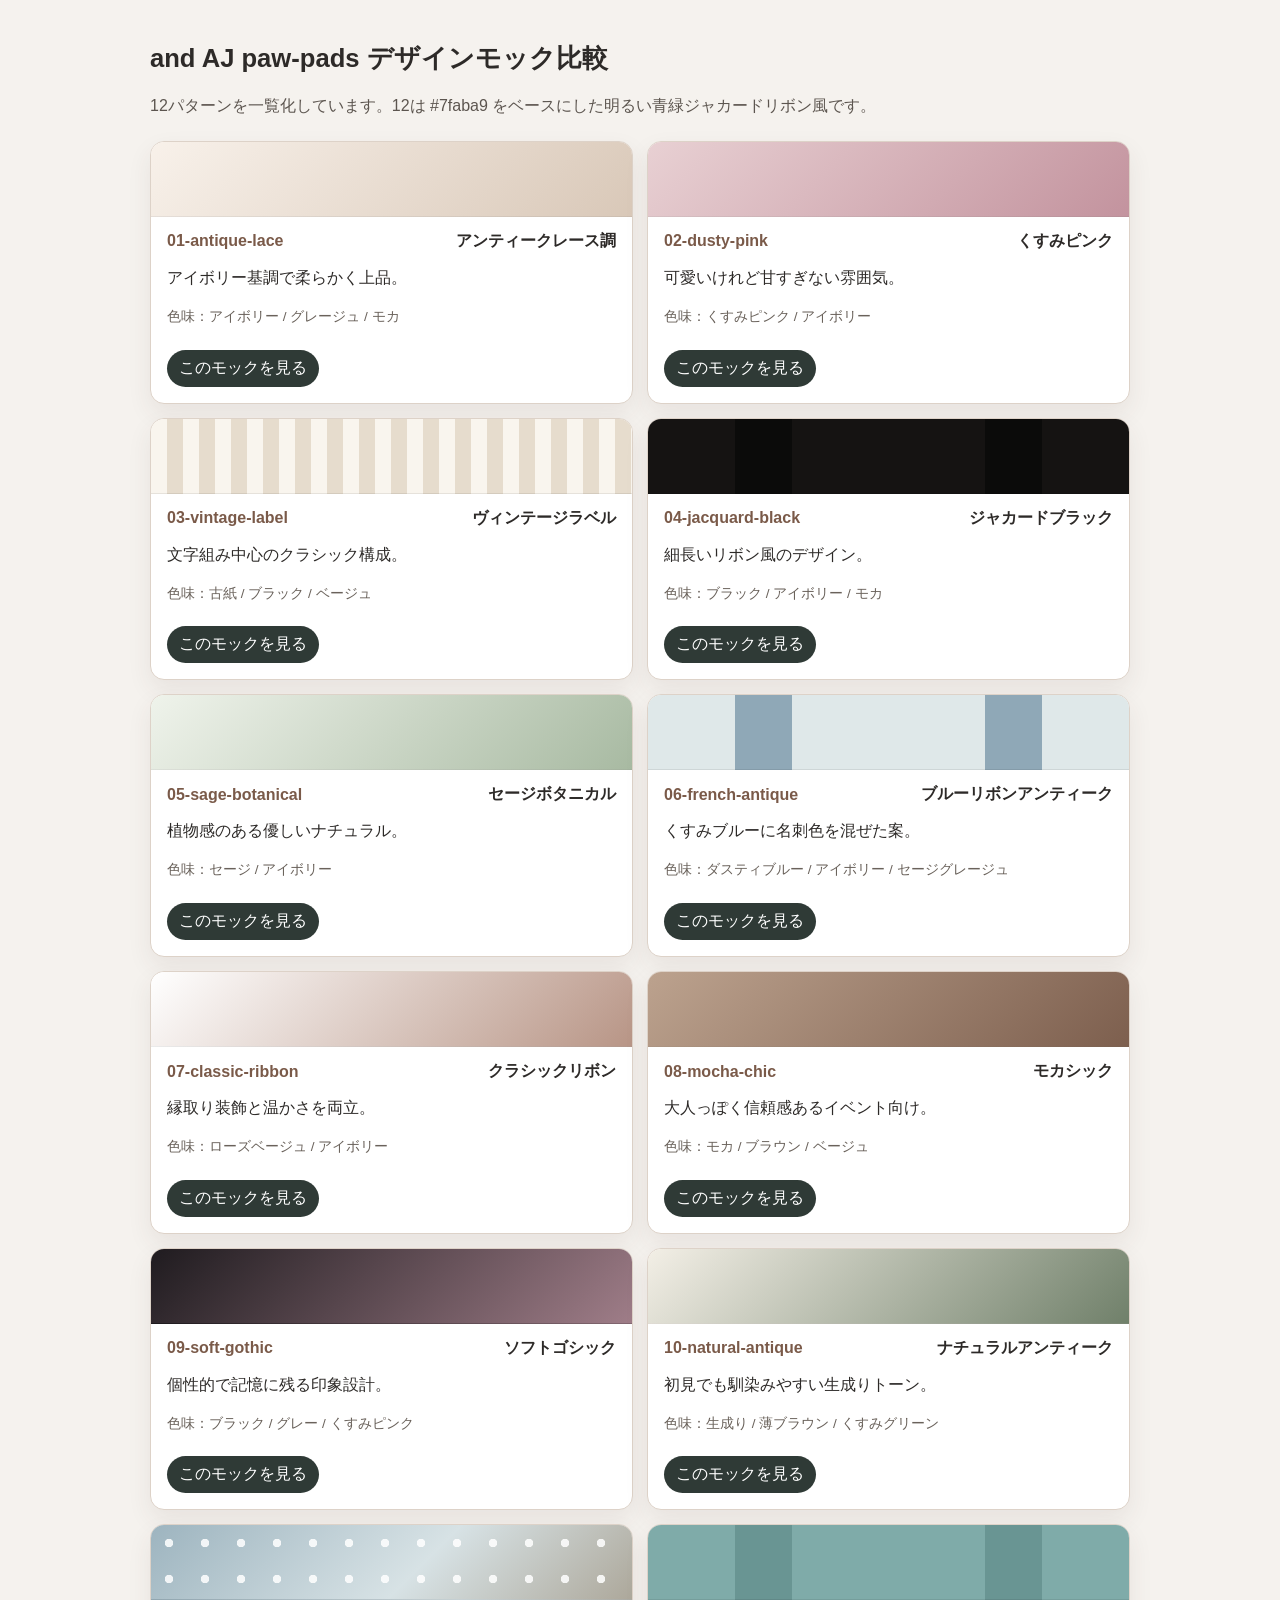
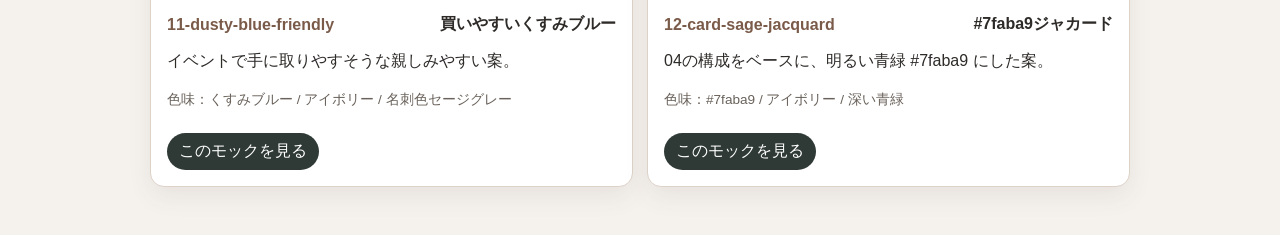
<file: mockups/index.html>
<!doctype html>
<html lang="ja">
<head>
  <meta charset="UTF-8" />
  <meta name="viewport" content="width=device-width, initial-scale=1.0" />
  <title>and AJ paw-pads | Design Mockups</title>
  <style>
    body{font-family:"Hiragino Kaku Gothic ProN","Yu Gothic",sans-serif;margin:0;background:#f5f2ee;color:#2d2a28;}
    .wrap{max-width:980px;margin:auto;padding:24px 16px 48px;}
    h1{font-size:1.6rem;margin-bottom:6px}.lead{line-height:1.8;color:#5c554f}
    .grid{display:grid;grid-template-columns:1fr;gap:14px;margin-top:20px}
    .card{position:relative;overflow:hidden;background:#fff;border:1px solid #ddd2c8;border-radius:14px;padding:14px 16px 16px;box-shadow:0 10px 24px rgba(72,55,45,.08)}
    .swatch{height:74px;margin:-14px -16px 14px;border-bottom:1px solid rgba(0,0,0,.08)}
    .top{display:flex;justify-content:space-between;gap:12px;align-items:center;flex-wrap:wrap}.no{font-weight:700;color:#7a5a49}.meta{font-size:.85rem;color:#6a625b;line-height:1.7}
    a{display:inline-block;margin-top:8px;background:#2f3a36;color:#fff;padding:8px 12px;border-radius:999px;text-decoration:none}
    .s01{background:linear-gradient(135deg,#f8f1ea,#d9c8b8)}.s02{background:linear-gradient(135deg,#e8d0d3,#c3939e)}.s03{background:repeating-linear-gradient(90deg,#f9f5ee 0 16px,#e6dccd 16px 32px)}
    .s04{background:linear-gradient(90deg,#151312 0 18%,#0b0b0a 18% 30%,#151312 30% 70%,#0b0b0a 70% 82%,#151312 82%),radial-gradient(ellipse at 50% 16%,#e8e2d6 0 10%,transparent 11%),radial-gradient(ellipse at 50% 84%,#e8e2d6 0 10%,transparent 11%),radial-gradient(ellipse at 33% 50%,#a39177 0 8%,transparent 9%),radial-gradient(ellipse at 67% 50%,#6d6f5d 0 8%,transparent 9%);background-size:auto,72px 72px,72px 72px,72px 72px,72px 72px}
    .s05{background:linear-gradient(135deg,#eff3eb,#a8baa2)}.s06{background:linear-gradient(90deg,#dfe8e9 0 18%,#8fa8b7 18% 30%,#dfe8e9 30% 70%,#8fa8b7 70% 82%,#dfe8e9 82%),radial-gradient(ellipse at 50% 16%,#f7f5ef 0 10%,transparent 11%),radial-gradient(ellipse at 33% 50%,#ada89b 0 8%,transparent 9%),radial-gradient(ellipse at 67% 50%,#6f8793 0 8%,transparent 9%);background-size:auto,72px 72px,72px 72px,72px 72px}
    .s07{background:linear-gradient(135deg,#fff,#b89586)}.s08{background:linear-gradient(135deg,#bca28e,#7d5f4e)}.s09{background:linear-gradient(135deg,#1f1b1f,#9f7d88)}.s10{background:linear-gradient(135deg,#f3efe6,#70806a)}.s11{background:radial-gradient(circle at 18px 18px,rgba(255,255,255,.85) 0 4px,transparent 4.5px),linear-gradient(135deg,#9db4bf,#d7e2e5 56%,#ada89b);background-size:36px 36px,auto}.s12{background:linear-gradient(90deg,#7faba9 0 18%,#699593 18% 30%,#7faba9 30% 70%,#699593 70% 82%,#7faba9 82%),radial-gradient(ellipse at 50% 16%,#f4efe4 0 10%,transparent 11%),radial-gradient(ellipse at 33% 50%,#4f6d6b 0 8%,transparent 9%),radial-gradient(ellipse at 67% 50%,#3f5b59 0 8%,transparent 9%);background-size:auto,72px 72px,72px 72px,72px 72px}
    @media(min-width:700px){.grid{grid-template-columns:1fr 1fr}}
  </style>
</head>
<body>
  <div class="wrap">
    <h1>and AJ paw-pads デザインモック比較</h1>
    <p class="lead">12パターンを一覧化しています。12は #7faba9 をベースにした明るい青緑ジャカードリボン風です。</p>
    <div class="grid">
      <div class="card"><div class="swatch s01"></div><div class="top"><span class="no">01-antique-lace</span><strong>アンティークレース調</strong></div><p>アイボリー基調で柔らかく上品。</p><p class="meta">色味：アイボリー / グレージュ / モカ</p><a href="01-antique-lace/index.html">このモックを見る</a></div>
      <div class="card"><div class="swatch s02"></div><div class="top"><span class="no">02-dusty-pink</span><strong>くすみピンク</strong></div><p>可愛いけれど甘すぎない雰囲気。</p><p class="meta">色味：くすみピンク / アイボリー</p><a href="02-dusty-pink/index.html">このモックを見る</a></div>
      <div class="card"><div class="swatch s03"></div><div class="top"><span class="no">03-vintage-label</span><strong>ヴィンテージラベル</strong></div><p>文字組み中心のクラシック構成。</p><p class="meta">色味：古紙 / ブラック / ベージュ</p><a href="03-vintage-label/index.html">このモックを見る</a></div>
      <div class="card"><div class="swatch s04"></div><div class="top"><span class="no">04-jacquard-black</span><strong>ジャカードブラック</strong></div><p>細長いリボン風のデザイン。</p><p class="meta">色味：ブラック / アイボリー / モカ</p><a href="04-jacquard-black/index.html">このモックを見る</a></div>
      <div class="card"><div class="swatch s05"></div><div class="top"><span class="no">05-sage-botanical</span><strong>セージボタニカル</strong></div><p>植物感のある優しいナチュラル。</p><p class="meta">色味：セージ / アイボリー</p><a href="05-sage-botanical/index.html">このモックを見る</a></div>
      <div class="card"><div class="swatch s06"></div><div class="top"><span class="no">06-french-antique</span><strong>ブルーリボンアンティーク</strong></div><p>くすみブルーに名刺色を混ぜた案。</p><p class="meta">色味：ダスティブルー / アイボリー / セージグレージュ</p><a href="06-french-antique/index.html">このモックを見る</a></div>
      <div class="card"><div class="swatch s07"></div><div class="top"><span class="no">07-classic-ribbon</span><strong>クラシックリボン</strong></div><p>縁取り装飾と温かさを両立。</p><p class="meta">色味：ローズベージュ / アイボリー</p><a href="07-classic-ribbon/index.html">このモックを見る</a></div>
      <div class="card"><div class="swatch s08"></div><div class="top"><span class="no">08-mocha-chic</span><strong>モカシック</strong></div><p>大人っぽく信頼感あるイベント向け。</p><p class="meta">色味：モカ / ブラウン / ベージュ</p><a href="08-mocha-chic/index.html">このモックを見る</a></div>
      <div class="card"><div class="swatch s09"></div><div class="top"><span class="no">09-soft-gothic</span><strong>ソフトゴシック</strong></div><p>個性的で記憶に残る印象設計。</p><p class="meta">色味：ブラック / グレー / くすみピンク</p><a href="09-soft-gothic/index.html">このモックを見る</a></div>
      <div class="card"><div class="swatch s10"></div><div class="top"><span class="no">10-natural-antique</span><strong>ナチュラルアンティーク</strong></div><p>初見でも馴染みやすい生成りトーン。</p><p class="meta">色味：生成り / 薄ブラウン / くすみグリーン</p><a href="10-natural-antique/index.html">このモックを見る</a></div>
      <div class="card"><div class="swatch s11"></div><div class="top"><span class="no">11-dusty-blue-friendly</span><strong>買いやすいくすみブルー</strong></div><p>イベントで手に取りやすそうな親しみやすい案。</p><p class="meta">色味：くすみブルー / アイボリー / 名刺色セージグレー</p><a href="11-dusty-blue-friendly/index.html">このモックを見る</a></div>
      <div class="card"><div class="swatch s12"></div><div class="top"><span class="no">12-card-sage-jacquard</span><strong>#7faba9ジャカード</strong></div><p>04の構成をベースに、明るい青緑 #7faba9 にした案。</p><p class="meta">色味：#7faba9 / アイボリー / 深い青緑</p><a href="12-card-sage-jacquard/index.html">このモックを見る</a></div>
    </div>
  </div>
</body>
</html>
</file>
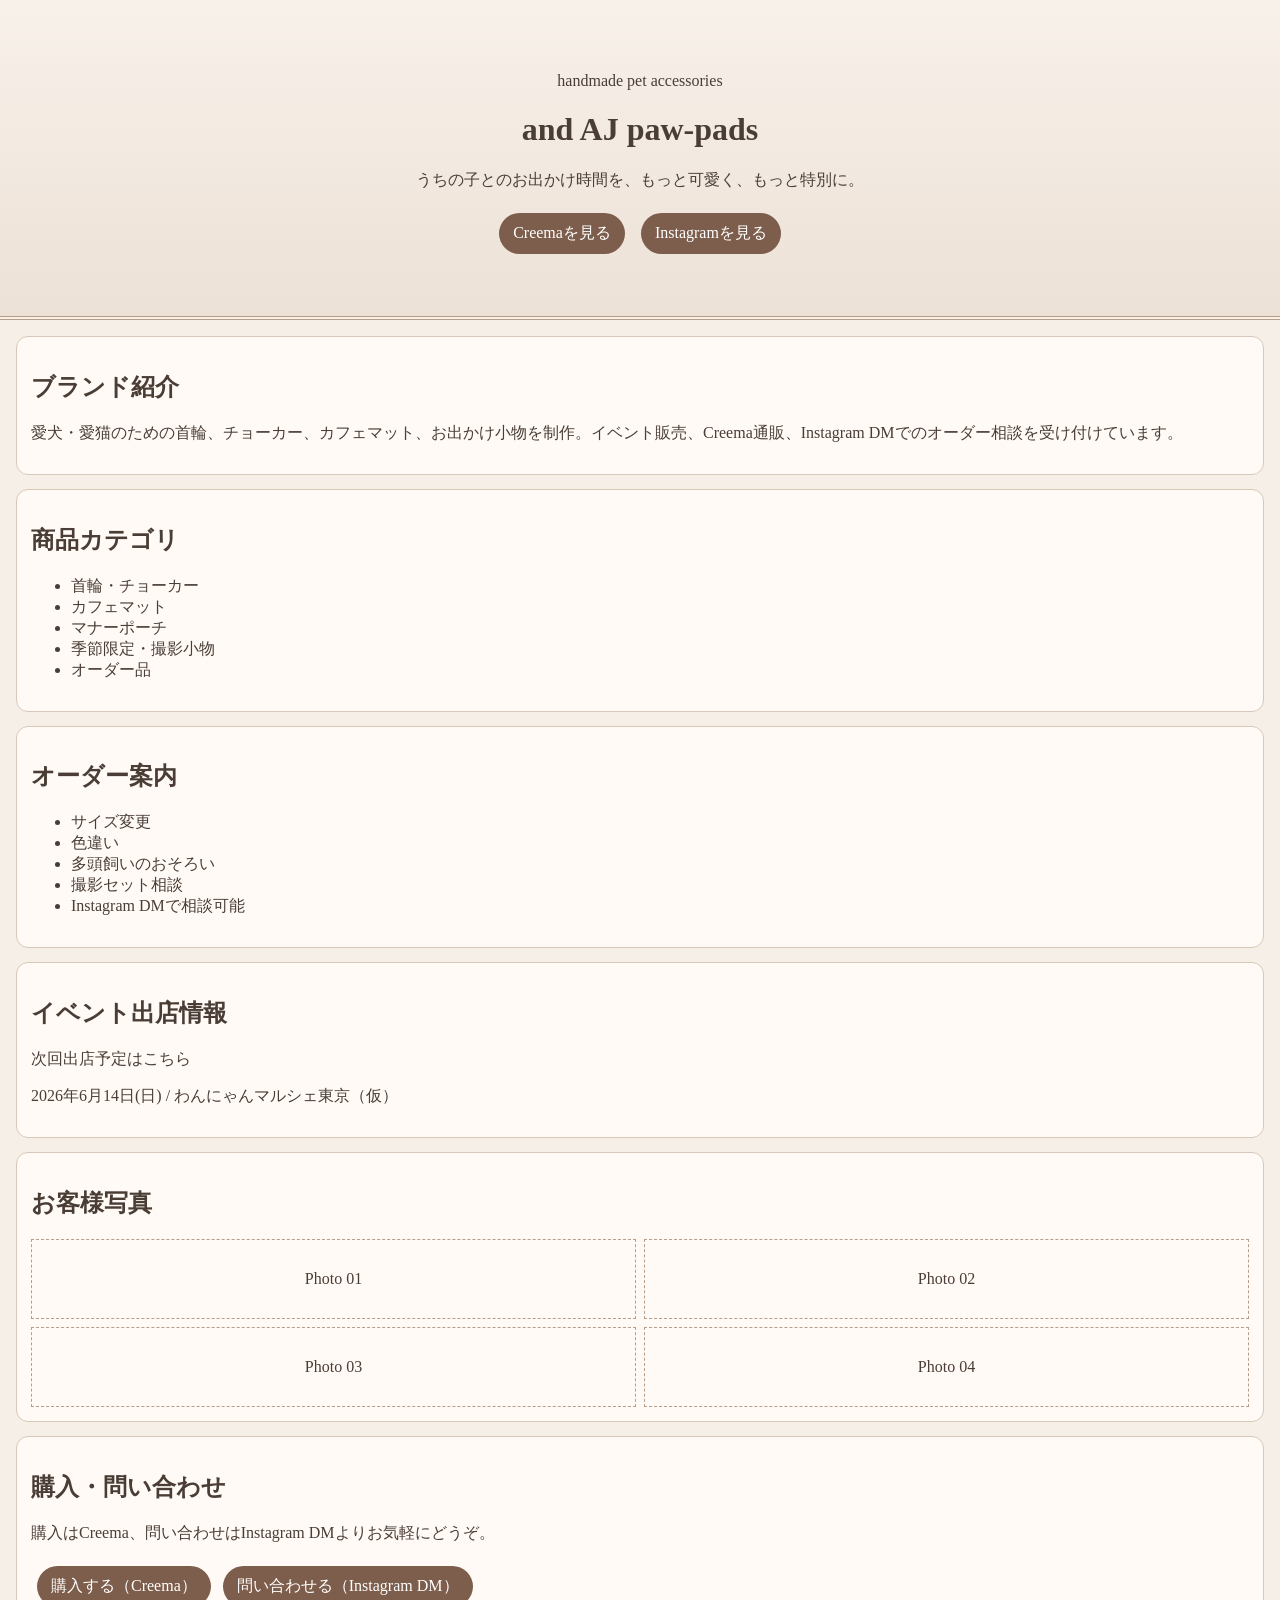
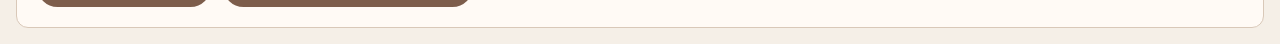
<file: mockups/01-antique-lace/index.html>
<!doctype html>
<html lang="ja">
<head>
  <meta charset="UTF-8" />
  <meta name="viewport" content="width=device-width, initial-scale=1.0" />
  <title>and AJ paw-pads | 01-antique-lace</title>
  <link rel="stylesheet" href="style.css" />
</head>
<body>
  <header class="hero">
    <p class="eyebrow">handmade pet accessories</p>
    <h1>and AJ paw-pads</h1>
    <p class="catch">うちの子とのお出かけ時間を、もっと可愛く、もっと特別に。</p>
    <div class="cta">
      <a href="https://www.creema.jp/c/and_aj_pawpads" target="_blank" rel="noopener">Creemaを見る</a>
      <a href="https://www.instagram.com/and.aj.pawpads" target="_blank" rel="noopener">Instagramを見る</a>
    </div>
  </header>
  <main>
    <section><h2>ブランド紹介</h2><p>愛犬・愛猫のための首輪、チョーカー、カフェマット、お出かけ小物を制作。イベント販売、Creema通販、Instagram DMでのオーダー相談を受け付けています。</p></section>
    <section><h2>商品カテゴリ</h2><ul><li>首輪・チョーカー</li><li>カフェマット</li><li>マナーポーチ</li><li>季節限定・撮影小物</li><li>オーダー品</li></ul></section>
    <section><h2>オーダー案内</h2><ul><li>サイズ変更</li><li>色違い</li><li>多頭飼いのおそろい</li><li>撮影セット相談</li><li>Instagram DMで相談可能</li></ul></section>
    <section><h2>イベント出店情報</h2><p>次回出店予定はこちら</p><p class="event">2026年6月14日(日) / わんにゃんマルシェ東京（仮）</p></section>
    <section><h2>お客様写真</h2><div class="gallery"><div>Photo 01</div><div>Photo 02</div><div>Photo 03</div><div>Photo 04</div></div></section>
    <section><h2>購入・問い合わせ</h2><p>購入はCreema、問い合わせはInstagram DMよりお気軽にどうぞ。</p><div class="cta"><a href="https://www.creema.jp/c/and_aj_pawpads" target="_blank" rel="noopener">購入する（Creema）</a><a href="https://www.instagram.com/and.aj.pawpads" target="_blank" rel="noopener">問い合わせる（Instagram DM）</a></div></section>
  </main>
</body>
</html>
</file>
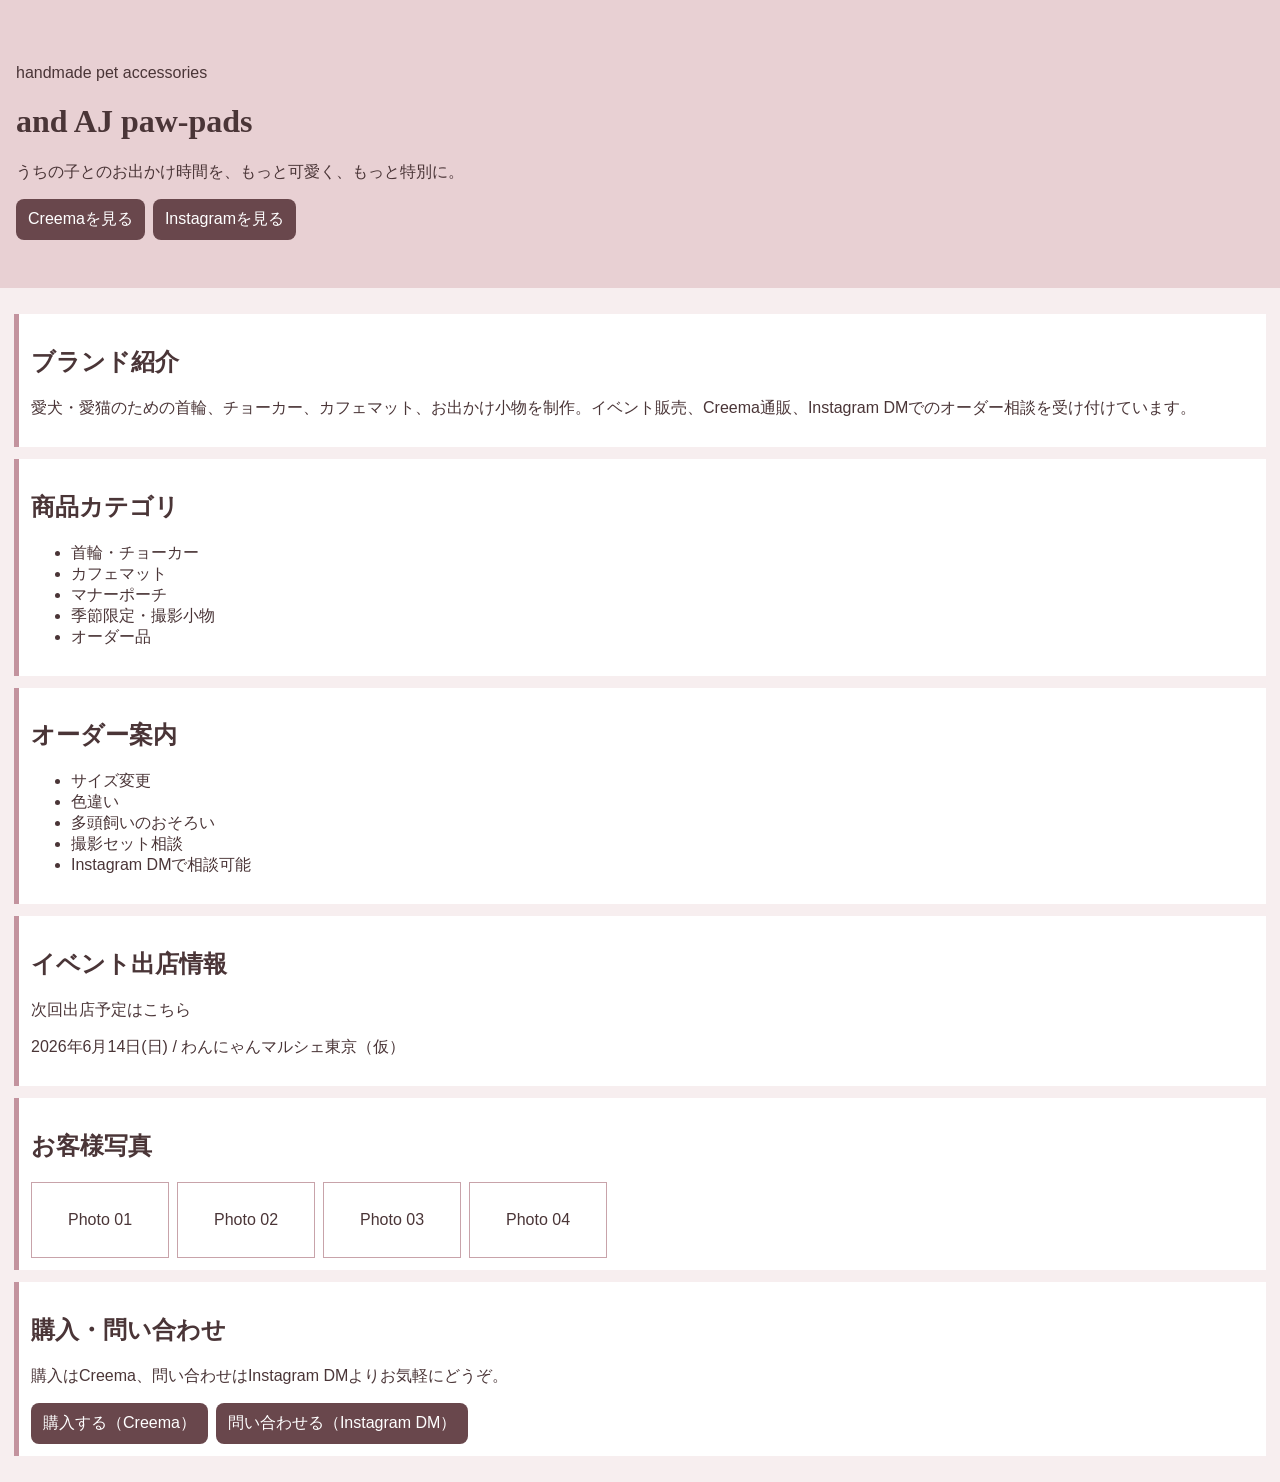
<file: mockups/02-dusty-pink/index.html>
<!doctype html>
<html lang="ja">
<head>
  <meta charset="UTF-8" />
  <meta name="viewport" content="width=device-width, initial-scale=1.0" />
  <title>and AJ paw-pads | 02-dusty-pink</title>
  <link rel="stylesheet" href="style.css" />
</head>
<body>
  <header class="hero">
    <p class="eyebrow">handmade pet accessories</p>
    <h1>and AJ paw-pads</h1>
    <p class="catch">うちの子とのお出かけ時間を、もっと可愛く、もっと特別に。</p>
    <div class="cta">
      <a href="https://www.creema.jp/c/and_aj_pawpads" target="_blank" rel="noopener">Creemaを見る</a>
      <a href="https://www.instagram.com/and.aj.pawpads" target="_blank" rel="noopener">Instagramを見る</a>
    </div>
  </header>
  <main>
    <section><h2>ブランド紹介</h2><p>愛犬・愛猫のための首輪、チョーカー、カフェマット、お出かけ小物を制作。イベント販売、Creema通販、Instagram DMでのオーダー相談を受け付けています。</p></section>
    <section><h2>商品カテゴリ</h2><ul><li>首輪・チョーカー</li><li>カフェマット</li><li>マナーポーチ</li><li>季節限定・撮影小物</li><li>オーダー品</li></ul></section>
    <section><h2>オーダー案内</h2><ul><li>サイズ変更</li><li>色違い</li><li>多頭飼いのおそろい</li><li>撮影セット相談</li><li>Instagram DMで相談可能</li></ul></section>
    <section><h2>イベント出店情報</h2><p>次回出店予定はこちら</p><p class="event">2026年6月14日(日) / わんにゃんマルシェ東京（仮）</p></section>
    <section><h2>お客様写真</h2><div class="gallery"><div>Photo 01</div><div>Photo 02</div><div>Photo 03</div><div>Photo 04</div></div></section>
    <section><h2>購入・問い合わせ</h2><p>購入はCreema、問い合わせはInstagram DMよりお気軽にどうぞ。</p><div class="cta"><a href="https://www.creema.jp/c/and_aj_pawpads" target="_blank" rel="noopener">購入する（Creema）</a><a href="https://www.instagram.com/and.aj.pawpads" target="_blank" rel="noopener">問い合わせる（Instagram DM）</a></div></section>
  </main>
</body>
</html>
</file>
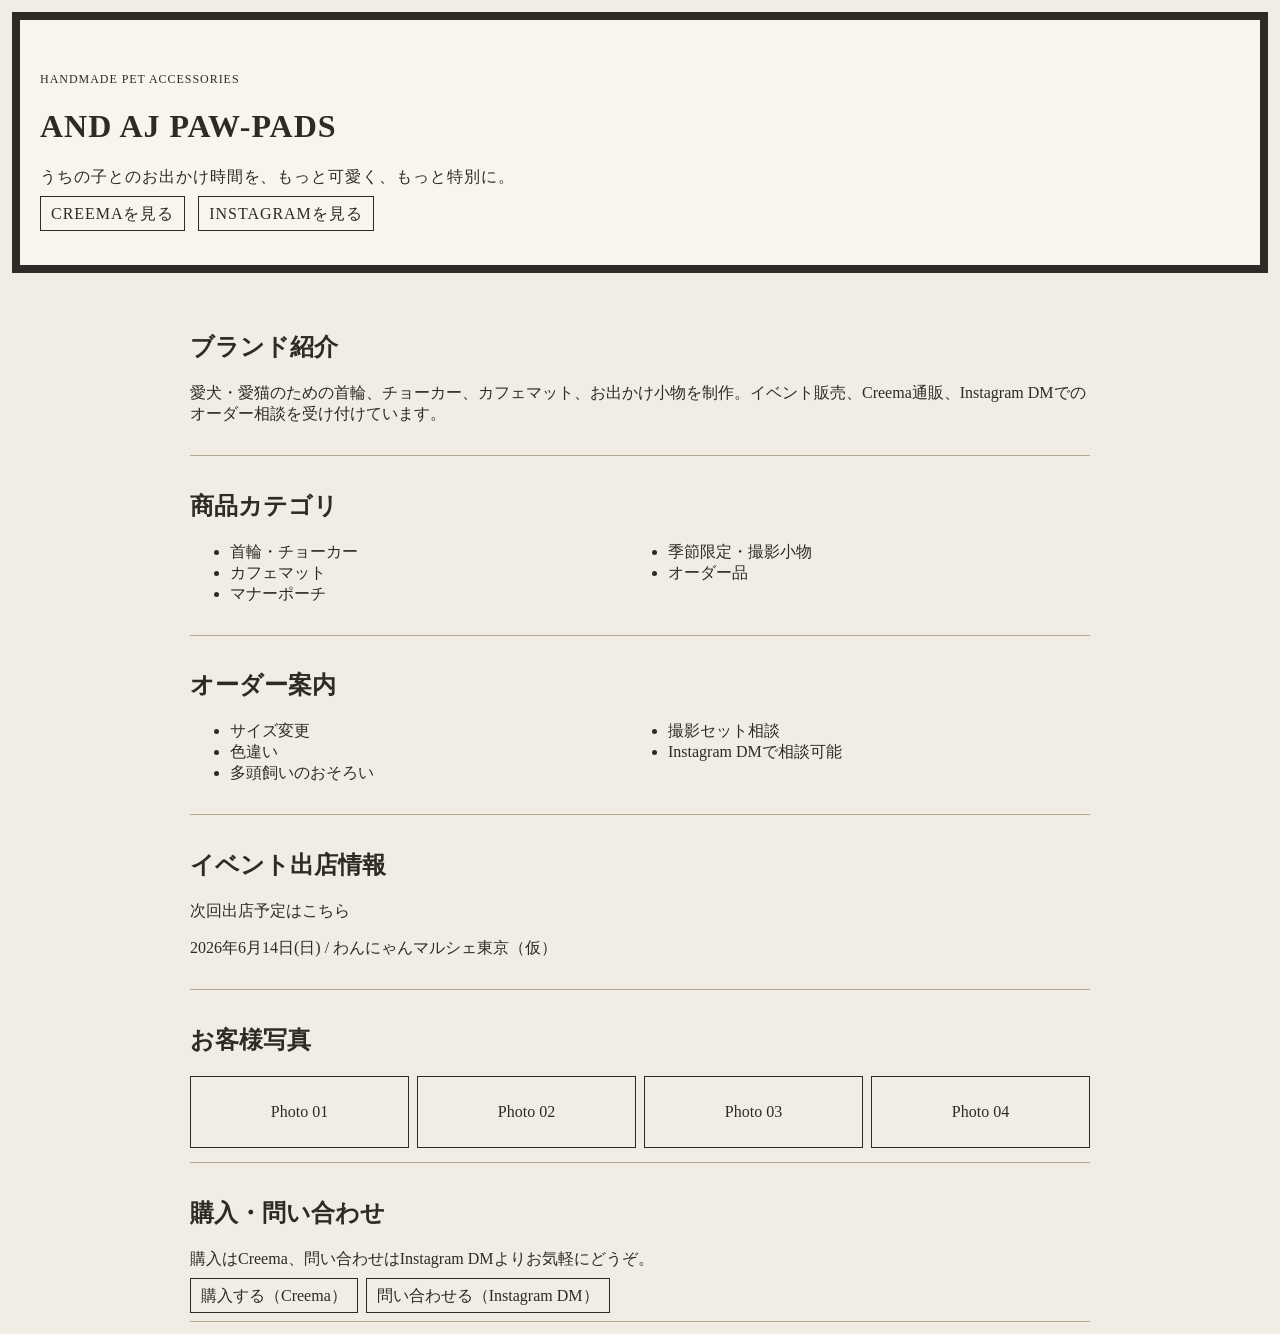
<file: mockups/03-vintage-label/index.html>
<!doctype html>
<html lang="ja">
<head>
  <meta charset="UTF-8" />
  <meta name="viewport" content="width=device-width, initial-scale=1.0" />
  <title>and AJ paw-pads | 03-vintage-label</title>
  <link rel="stylesheet" href="style.css" />
</head>
<body>
  <header class="hero">
    <p class="eyebrow">handmade pet accessories</p>
    <h1>and AJ paw-pads</h1>
    <p class="catch">うちの子とのお出かけ時間を、もっと可愛く、もっと特別に。</p>
    <div class="cta">
      <a href="https://www.creema.jp/c/and_aj_pawpads" target="_blank" rel="noopener">Creemaを見る</a>
      <a href="https://www.instagram.com/and.aj.pawpads" target="_blank" rel="noopener">Instagramを見る</a>
    </div>
  </header>
  <main>
    <section><h2>ブランド紹介</h2><p>愛犬・愛猫のための首輪、チョーカー、カフェマット、お出かけ小物を制作。イベント販売、Creema通販、Instagram DMでのオーダー相談を受け付けています。</p></section>
    <section><h2>商品カテゴリ</h2><ul><li>首輪・チョーカー</li><li>カフェマット</li><li>マナーポーチ</li><li>季節限定・撮影小物</li><li>オーダー品</li></ul></section>
    <section><h2>オーダー案内</h2><ul><li>サイズ変更</li><li>色違い</li><li>多頭飼いのおそろい</li><li>撮影セット相談</li><li>Instagram DMで相談可能</li></ul></section>
    <section><h2>イベント出店情報</h2><p>次回出店予定はこちら</p><p class="event">2026年6月14日(日) / わんにゃんマルシェ東京（仮）</p></section>
    <section><h2>お客様写真</h2><div class="gallery"><div>Photo 01</div><div>Photo 02</div><div>Photo 03</div><div>Photo 04</div></div></section>
    <section><h2>購入・問い合わせ</h2><p>購入はCreema、問い合わせはInstagram DMよりお気軽にどうぞ。</p><div class="cta"><a href="https://www.creema.jp/c/and_aj_pawpads" target="_blank" rel="noopener">購入する（Creema）</a><a href="https://www.instagram.com/and.aj.pawpads" target="_blank" rel="noopener">問い合わせる（Instagram DM）</a></div></section>
  </main>
</body>
</html>
</file>
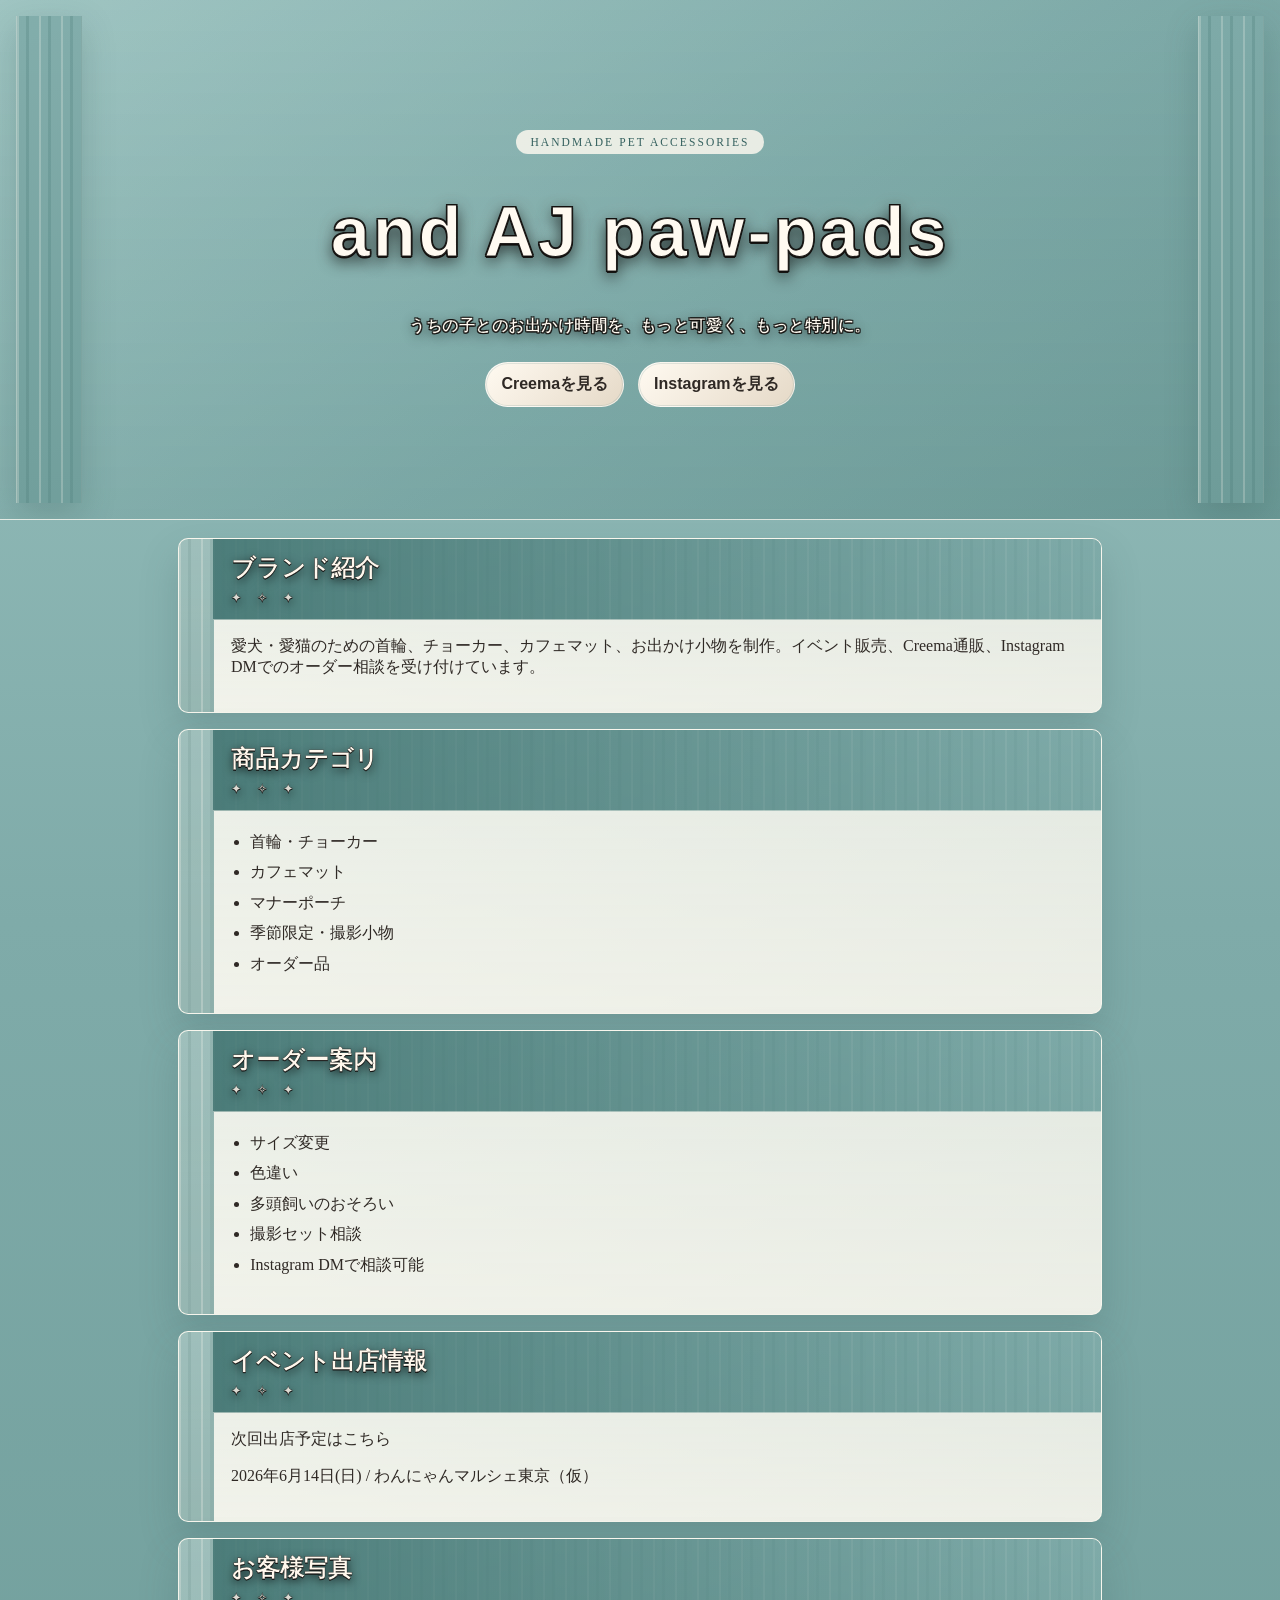
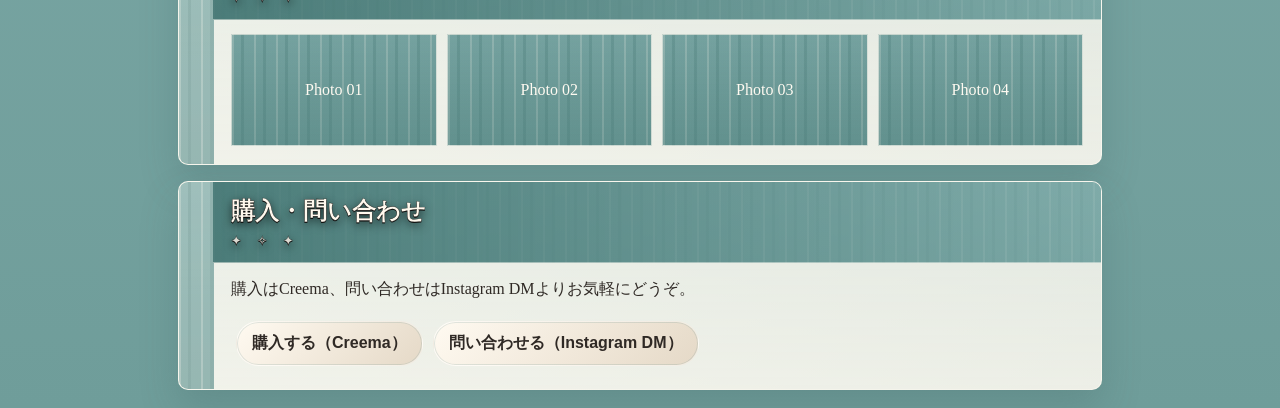
<file: mockups/04-jacquard-black/index.html>
<!doctype html>
<html lang="ja">
<head>
  <meta charset="UTF-8" />
  <meta name="viewport" content="width=device-width, initial-scale=1.0" />
  <title>and AJ paw-pads | 04-jacquard-black</title>
  <link rel="stylesheet" href="style.css" />
  <link rel="stylesheet" href="teal-theme.css?v=14" />
  <link rel="stylesheet" href="readability.css?v=13" />
</head>
<body>
  <header class="hero">
    <p class="eyebrow">handmade pet accessories</p>
    <h1>and AJ paw-pads</h1>
    <p class="catch">うちの子とのお出かけ時間を、もっと可愛く、もっと特別に。</p>
    <div class="cta">
      <a href="https://www.creema.jp/c/and_aj_pawpads" target="_blank" rel="noopener">Creemaを見る</a>
      <a href="https://www.instagram.com/and.aj.pawpads" target="_blank" rel="noopener">Instagramを見る</a>
    </div>
  </header>
  <main>
    <section><h2>ブランド紹介</h2><p>愛犬・愛猫のための首輪、チョーカー、カフェマット、お出かけ小物を制作。イベント販売、Creema通販、Instagram DMでのオーダー相談を受け付けています。</p></section>
    <section><h2>商品カテゴリ</h2><ul><li>首輪・チョーカー</li><li>カフェマット</li><li>マナーポーチ</li><li>季節限定・撮影小物</li><li>オーダー品</li></ul></section>
    <section><h2>オーダー案内</h2><ul><li>サイズ変更</li><li>色違い</li><li>多頭飼いのおそろい</li><li>撮影セット相談</li><li>Instagram DMで相談可能</li></ul></section>
    <section><h2>イベント出店情報</h2><p>次回出店予定はこちら</p><p class="event">2026年6月14日(日) / わんにゃんマルシェ東京（仮）</p></section>
    <section><h2>お客様写真</h2><div class="gallery"><div>Photo 01</div><div>Photo 02</div><div>Photo 03</div><div>Photo 04</div></div></section>
    <section><h2>購入・問い合わせ</h2><p>購入はCreema、問い合わせはInstagram DMよりお気軽にどうぞ。</p><div class="cta"><a href="https://www.creema.jp/c/and_aj_pawpads" target="_blank" rel="noopener">購入する（Creema）</a><a href="https://www.instagram.com/and.aj.pawpads" target="_blank" rel="noopener">問い合わせる（Instagram DM）</a></div></section>
  </main>
</body>
</html>
</file>
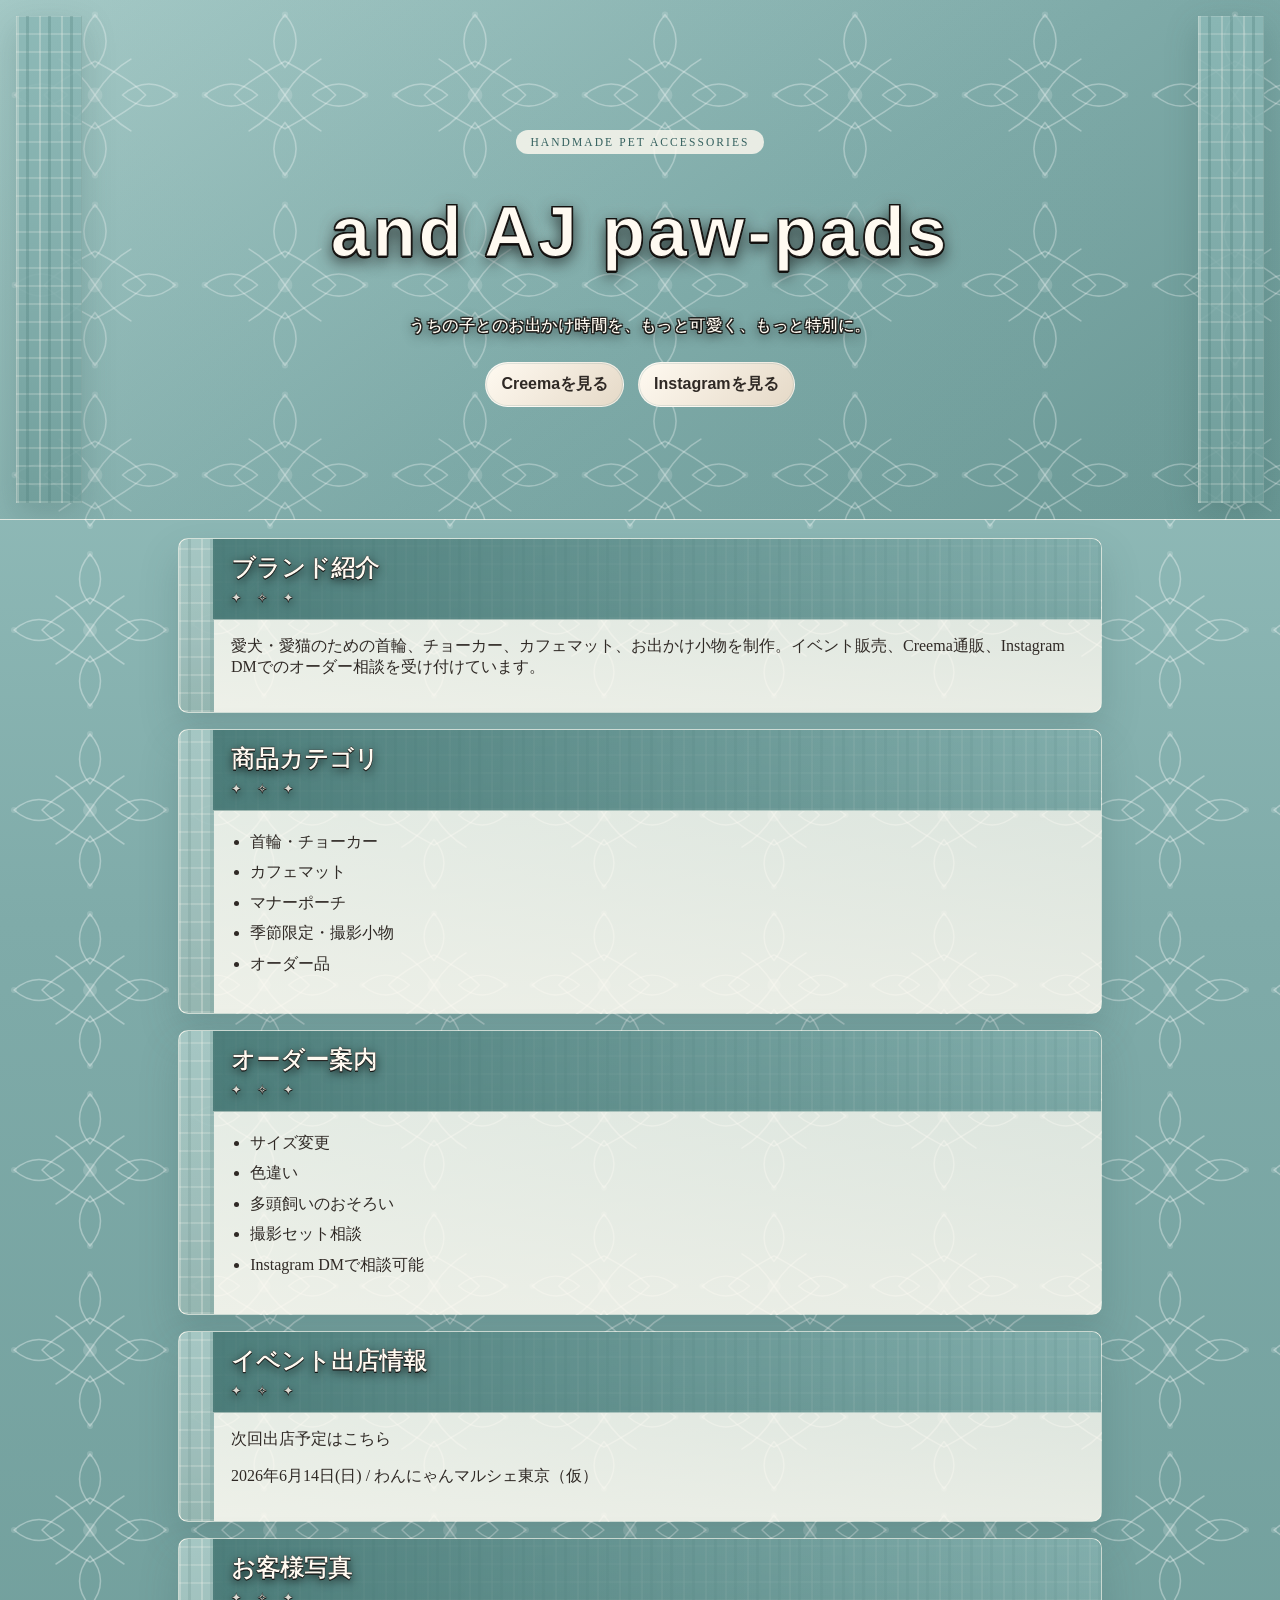
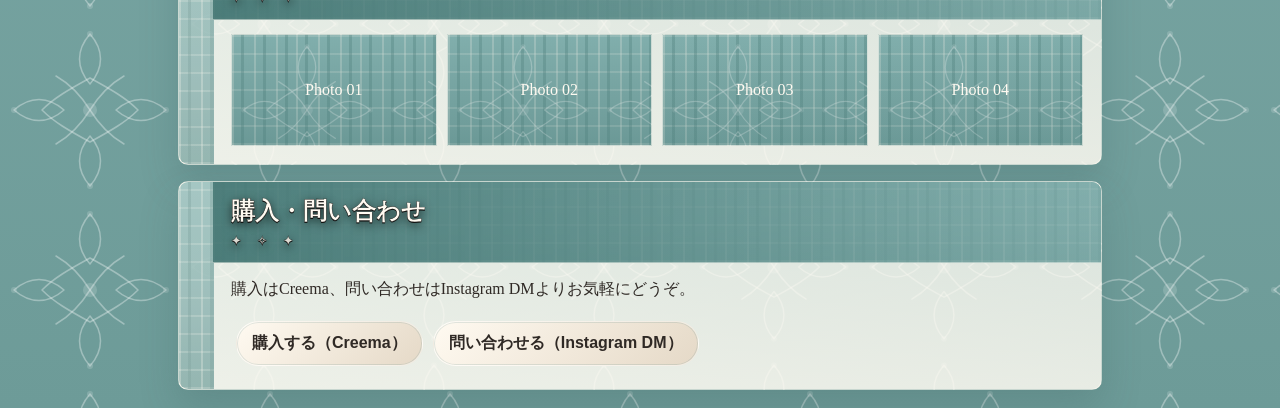
<file: mockups/04-jacquard-teal/index.html>
<!doctype html>
<html lang="ja">
<head>
  <meta charset="UTF-8" />
  <meta name="viewport" content="width=device-width, initial-scale=1.0" />
  <title>and AJ paw-pads | jacquard-teal</title>
  <style>
    * { box-sizing: border-box; }

    body {
      --ribbon-pattern:
        repeating-linear-gradient(90deg, rgba(255,250,241,.28) 0 2px, transparent 2px 9px, rgba(76,125,122,.34) 9px 12px, transparent 12px 22px),
        repeating-linear-gradient(0deg, rgba(255,250,241,.2) 0 2px, transparent 2px 18px),
        linear-gradient(180deg, #8bb8b6, #7faba9 58%, #6f9d9a);
      margin: 0;
      font-family: "Hiragino Mincho ProN", "Yu Mincho", Georgia, serif;
      background:
        radial-gradient(circle at 50% 0%, rgba(255,250,241,.42), transparent 28rem),
        linear-gradient(180deg, #9fc8c5 0%, #7faba9 46%, #6d9b98 100%);
      color: #2f2925;
    }

    .hero {
      position: relative;
      min-height: 520px;
      padding: 92px 88px 80px;
      text-align: center;
      overflow: hidden;
      display: grid;
      align-content: center;
      background:
        linear-gradient(rgba(127,171,169,.18), rgba(111,157,154,.28)),
        radial-gradient(circle at 50% 35%, rgba(255,250,241,.5), transparent 0 15rem),
        linear-gradient(145deg, #a7cbc8, #7faba9 55%, #689693);
      border-bottom: 1px solid rgba(255,250,241,.72);
    }

    .hero::before,
    .hero::after {
      content: "";
      position: absolute;
      top: 16px;
      bottom: 16px;
      width: 64px;
      background: var(--ribbon-pattern);
      background-size: 64px auto;
      border-left: 1px solid rgba(255,250,241,.44);
      border-right: 1px solid rgba(76,125,122,.36);
      box-shadow: 0 12px 32px rgba(55,88,86,.28);
      opacity: .88;
    }

    .hero::before { left: 16px; }
    .hero::after { right: 16px; }
    .hero > * { position: relative; z-index: 1; }

    .eyebrow {
      display: inline-block;
      justify-self: center;
      padding: 6px 14px;
      letter-spacing: .18em;
      text-transform: uppercase;
      color: #35615f;
      background: rgba(255,250,241,.82);
      border-radius: 999px;
      font-size: .72rem;
    }

    h1,
    .catch,
    h2 {
      -webkit-font-smoothing: antialiased;
      text-rendering: optimizeLegibility;
    }

    h1 {
      font-family: "Hiragino Maru Gothic ProN", "Yu Gothic", "Meiryo", sans-serif;
      font-size: clamp(2rem, 12vw, 4.4rem);
      font-weight: 900;
      color: #fffaf1;
      margin: .35em 0;
      letter-spacing: .04em;
      -webkit-text-stroke: 1.2px rgba(18,15,13,.9);
      text-shadow:
        0 2px 0 rgba(18,15,13,.95),
        1px 1px 0 rgba(18,15,13,.9),
        -1px 1px 0 rgba(18,15,13,.9),
        1px -1px 0 rgba(18,15,13,.9),
        -1px -1px 0 rgba(18,15,13,.9),
        0 5px 16px rgba(0,0,0,.82),
        0 0 26px rgba(255,250,241,.18);
    }

    .catch {
      font-family: "Hiragino Maru Gothic ProN", "Yu Gothic", "Meiryo", sans-serif;
      font-weight: 800;
      color: #fffaf1;
      line-height: 1.8;
      letter-spacing: .03em;
      -webkit-text-stroke: .35px rgba(18,15,13,.86);
      text-shadow:
        0 1px 0 rgba(18,15,13,.95),
        1px 1px 0 rgba(18,15,13,.8),
        -1px 1px 0 rgba(18,15,13,.8),
        1px -1px 0 rgba(18,15,13,.8),
        -1px -1px 0 rgba(18,15,13,.8),
        0 3px 12px rgba(0,0,0,.82),
        0 0 18px rgba(255,250,241,.14);
    }

    main {
      padding: 18px;
      display: grid;
      gap: 16px;
      max-width: 960px;
      margin: auto;
    }

    section {
      position: relative;
      overflow: hidden;
      background:
        linear-gradient(rgba(255,250,241,.76), rgba(255,250,241,.86)),
        linear-gradient(135deg, #a7cbc8, #7faba9);
      border: 1px solid rgba(255,250,241,.62);
      padding: 18px;
      border-radius: 10px;
      box-shadow: 0 18px 38px rgba(55,88,86,.22);
    }

    section::before {
      content: "";
      position: absolute;
      top: 0;
      bottom: 0;
      left: 0;
      width: 34px;
      background: var(--ribbon-pattern);
      background-size: 48px auto;
      opacity: .7;
      border-right: 1px solid rgba(76,125,122,.25);
      pointer-events: none;
    }

    section > * { position: relative; margin-left: 34px; }

    h2 {
      margin: -18px -18px 14px 16px;
      padding: 13px 18px 14px;
      font-family: "Hiragino Maru Gothic ProN", "Yu Gothic", "Meiryo", sans-serif;
      font-weight: 900;
      color: #fffaf1;
      background:
        linear-gradient(90deg, rgba(72,121,118,.92), rgba(127,171,169,.72)),
        var(--ribbon-pattern);
      background-size: auto, 64px auto;
      border-bottom: 1px solid rgba(255,250,241,.45);
      -webkit-text-stroke: .35px rgba(15,13,12,.82);
      text-shadow: 0 1px 0 rgba(15,13,12,.95), 0 3px 10px rgba(0,0,0,.75);
    }

    h2::after {
      content: "✦ ✧ ✦";
      display: block;
      margin-top: 6px;
      color: rgba(255,250,241,.86);
      font-size: .78rem;
      letter-spacing: .5em;
    }

    .cta a {
      display: inline-block;
      margin: 5px;
      padding: 11px 15px;
      font-family: "Hiragino Maru Gothic ProN", "Yu Gothic", "Meiryo", sans-serif;
      font-weight: 800;
      color: #2f2925;
      background: linear-gradient(135deg, #fffaf1, #e5d9c7);
      border: 1px solid rgba(255,255,255,.45);
      border-radius: 999px;
      text-decoration: none;
      box-shadow: inset 0 0 0 1px rgba(76,125,122,.16);
    }

    ul { padding-left: 1.2em; line-height: 1.9; }

    .gallery { display: grid; grid-template-columns: 1fr 1fr; gap: 10px; }

    .gallery div {
      min-height: 112px;
      display: grid;
      place-items: center;
      text-align: center;
      color: #fffaf1;
      border: 1px solid rgba(255,250,241,.64);
      background:
        linear-gradient(rgba(76,125,122,.2), rgba(76,125,122,.38)),
        var(--ribbon-pattern);
      background-size: auto, 64px auto;
    }

    @media (min-width: 720px) {
      .gallery { grid-template-columns: repeat(4, 1fr); }
    }

    @media (max-width: 560px) {
      .hero { min-height: 500px; padding: 84px 78px 72px; }
      .hero::before,
      .hero::after { width: 50px; background-size: 50px auto; }
      .hero::before { left: 10px; }
      .hero::after { right: 10px; }
      h1 { font-size: 2rem; }
    }
  </style>
  <link rel="stylesheet" href="jacquard-pattern.css?v=21" />
</head>
<body>
  <header class="hero">
    <p class="eyebrow">handmade pet accessories</p>
    <h1>and AJ paw-pads</h1>
    <p class="catch">うちの子とのお出かけ時間を、もっと可愛く、もっと特別に。</p>
    <div class="cta">
      <a href="https://www.creema.jp/c/and_aj_pawpads" target="_blank" rel="noopener">Creemaを見る</a>
      <a href="https://www.instagram.com/and.aj.pawpads" target="_blank" rel="noopener">Instagramを見る</a>
    </div>
  </header>
  <main>
    <section><h2>ブランド紹介</h2><p>愛犬・愛猫のための首輪、チョーカー、カフェマット、お出かけ小物を制作。イベント販売、Creema通販、Instagram DMでのオーダー相談を受け付けています。</p></section>
    <section><h2>商品カテゴリ</h2><ul><li>首輪・チョーカー</li><li>カフェマット</li><li>マナーポーチ</li><li>季節限定・撮影小物</li><li>オーダー品</li></ul></section>
    <section><h2>オーダー案内</h2><ul><li>サイズ変更</li><li>色違い</li><li>多頭飼いのおそろい</li><li>撮影セット相談</li><li>Instagram DMで相談可能</li></ul></section>
    <section><h2>イベント出店情報</h2><p>次回出店予定はこちら</p><p class="event">2026年6月14日(日) / わんにゃんマルシェ東京（仮）</p></section>
    <section><h2>お客様写真</h2><div class="gallery"><div>Photo 01</div><div>Photo 02</div><div>Photo 03</div><div>Photo 04</div></div></section>
    <section><h2>購入・問い合わせ</h2><p>購入はCreema、問い合わせはInstagram DMよりお気軽にどうぞ。</p><div class="cta"><a href="https://www.creema.jp/c/and_aj_pawpads" target="_blank" rel="noopener">購入する（Creema）</a><a href="https://www.instagram.com/and.aj.pawpads" target="_blank" rel="noopener">問い合わせる（Instagram DM）</a></div></section>
  </main>
</body>
</html>
</file>
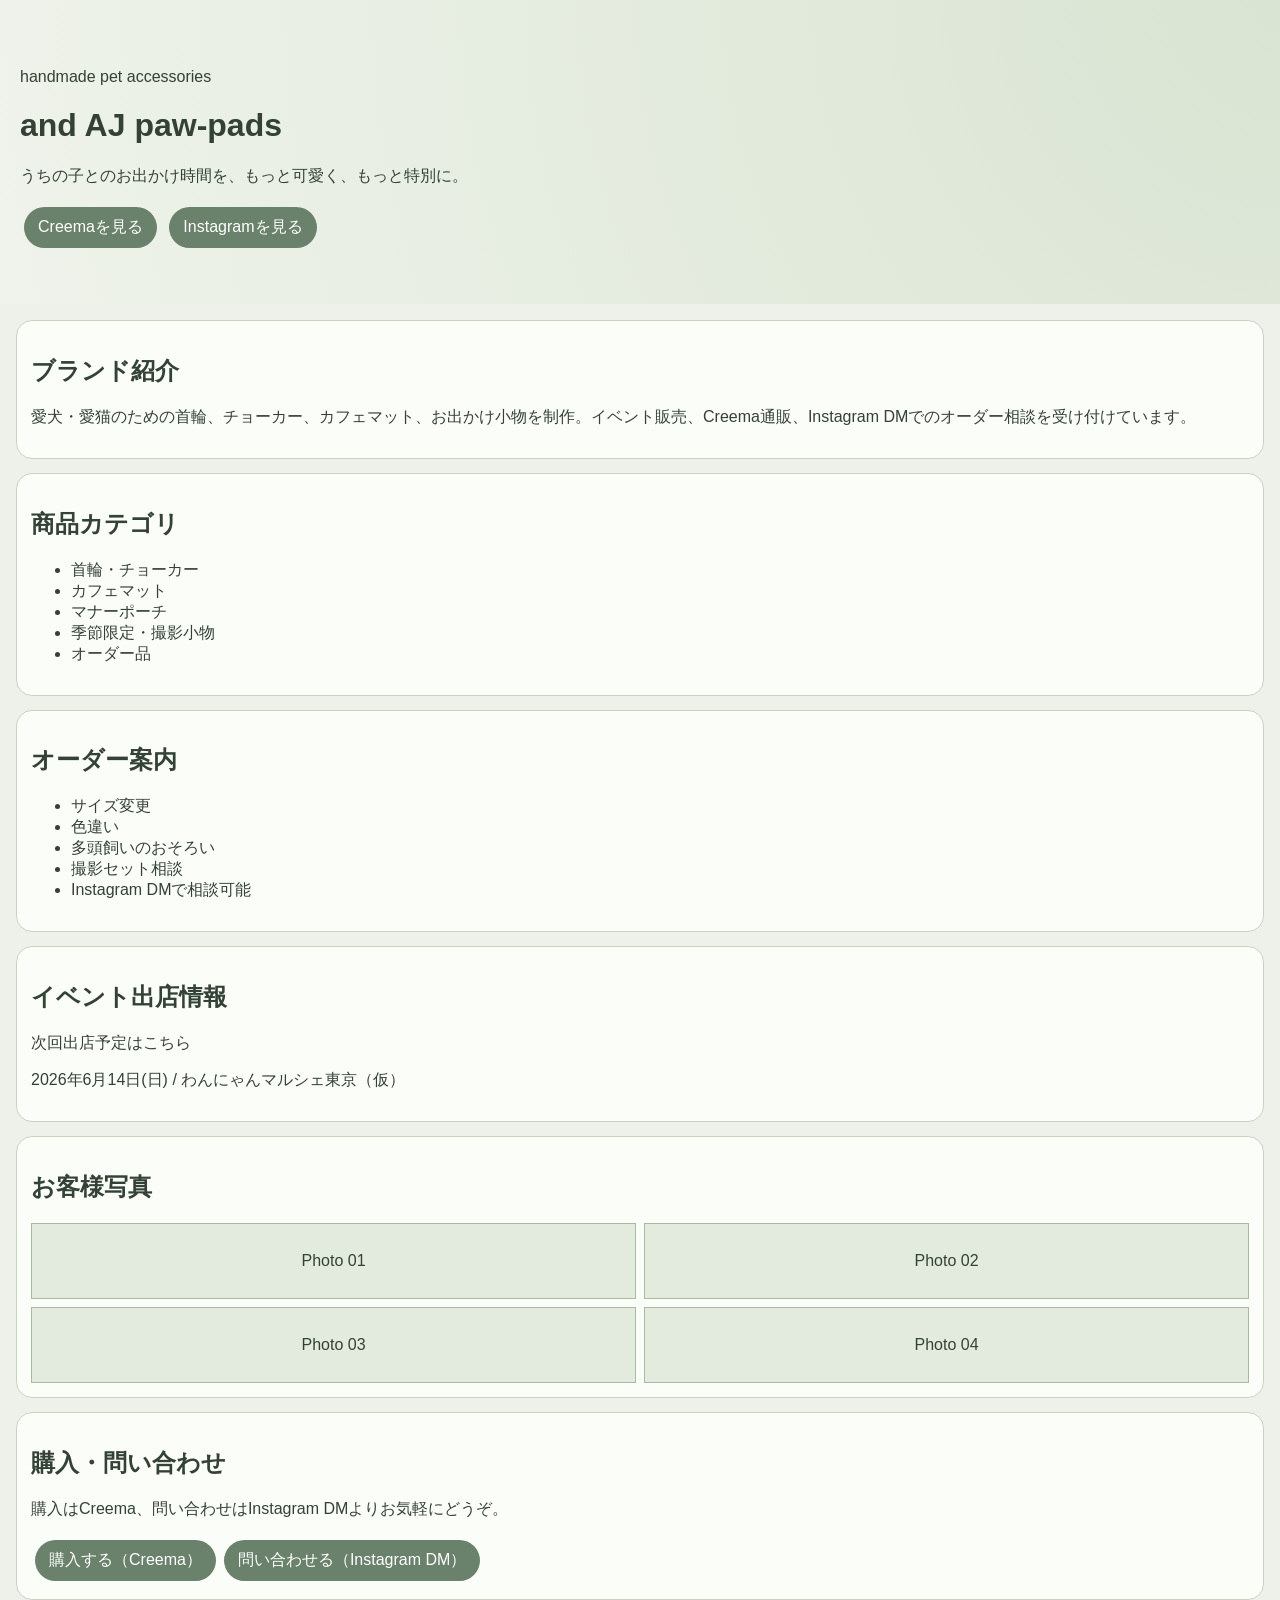
<file: mockups/05-sage-botanical/index.html>
<!doctype html>
<html lang="ja">
<head>
  <meta charset="UTF-8" />
  <meta name="viewport" content="width=device-width, initial-scale=1.0" />
  <title>and AJ paw-pads | 05-sage-botanical</title>
  <link rel="stylesheet" href="style.css" />
</head>
<body>
  <header class="hero">
    <p class="eyebrow">handmade pet accessories</p>
    <h1>and AJ paw-pads</h1>
    <p class="catch">うちの子とのお出かけ時間を、もっと可愛く、もっと特別に。</p>
    <div class="cta">
      <a href="https://www.creema.jp/c/and_aj_pawpads" target="_blank" rel="noopener">Creemaを見る</a>
      <a href="https://www.instagram.com/and.aj.pawpads" target="_blank" rel="noopener">Instagramを見る</a>
    </div>
  </header>
  <main>
    <section><h2>ブランド紹介</h2><p>愛犬・愛猫のための首輪、チョーカー、カフェマット、お出かけ小物を制作。イベント販売、Creema通販、Instagram DMでのオーダー相談を受け付けています。</p></section>
    <section><h2>商品カテゴリ</h2><ul><li>首輪・チョーカー</li><li>カフェマット</li><li>マナーポーチ</li><li>季節限定・撮影小物</li><li>オーダー品</li></ul></section>
    <section><h2>オーダー案内</h2><ul><li>サイズ変更</li><li>色違い</li><li>多頭飼いのおそろい</li><li>撮影セット相談</li><li>Instagram DMで相談可能</li></ul></section>
    <section><h2>イベント出店情報</h2><p>次回出店予定はこちら</p><p class="event">2026年6月14日(日) / わんにゃんマルシェ東京（仮）</p></section>
    <section><h2>お客様写真</h2><div class="gallery"><div>Photo 01</div><div>Photo 02</div><div>Photo 03</div><div>Photo 04</div></div></section>
    <section><h2>購入・問い合わせ</h2><p>購入はCreema、問い合わせはInstagram DMよりお気軽にどうぞ。</p><div class="cta"><a href="https://www.creema.jp/c/and_aj_pawpads" target="_blank" rel="noopener">購入する（Creema）</a><a href="https://www.instagram.com/and.aj.pawpads" target="_blank" rel="noopener">問い合わせる（Instagram DM）</a></div></section>
  </main>
</body>
</html>
</file>
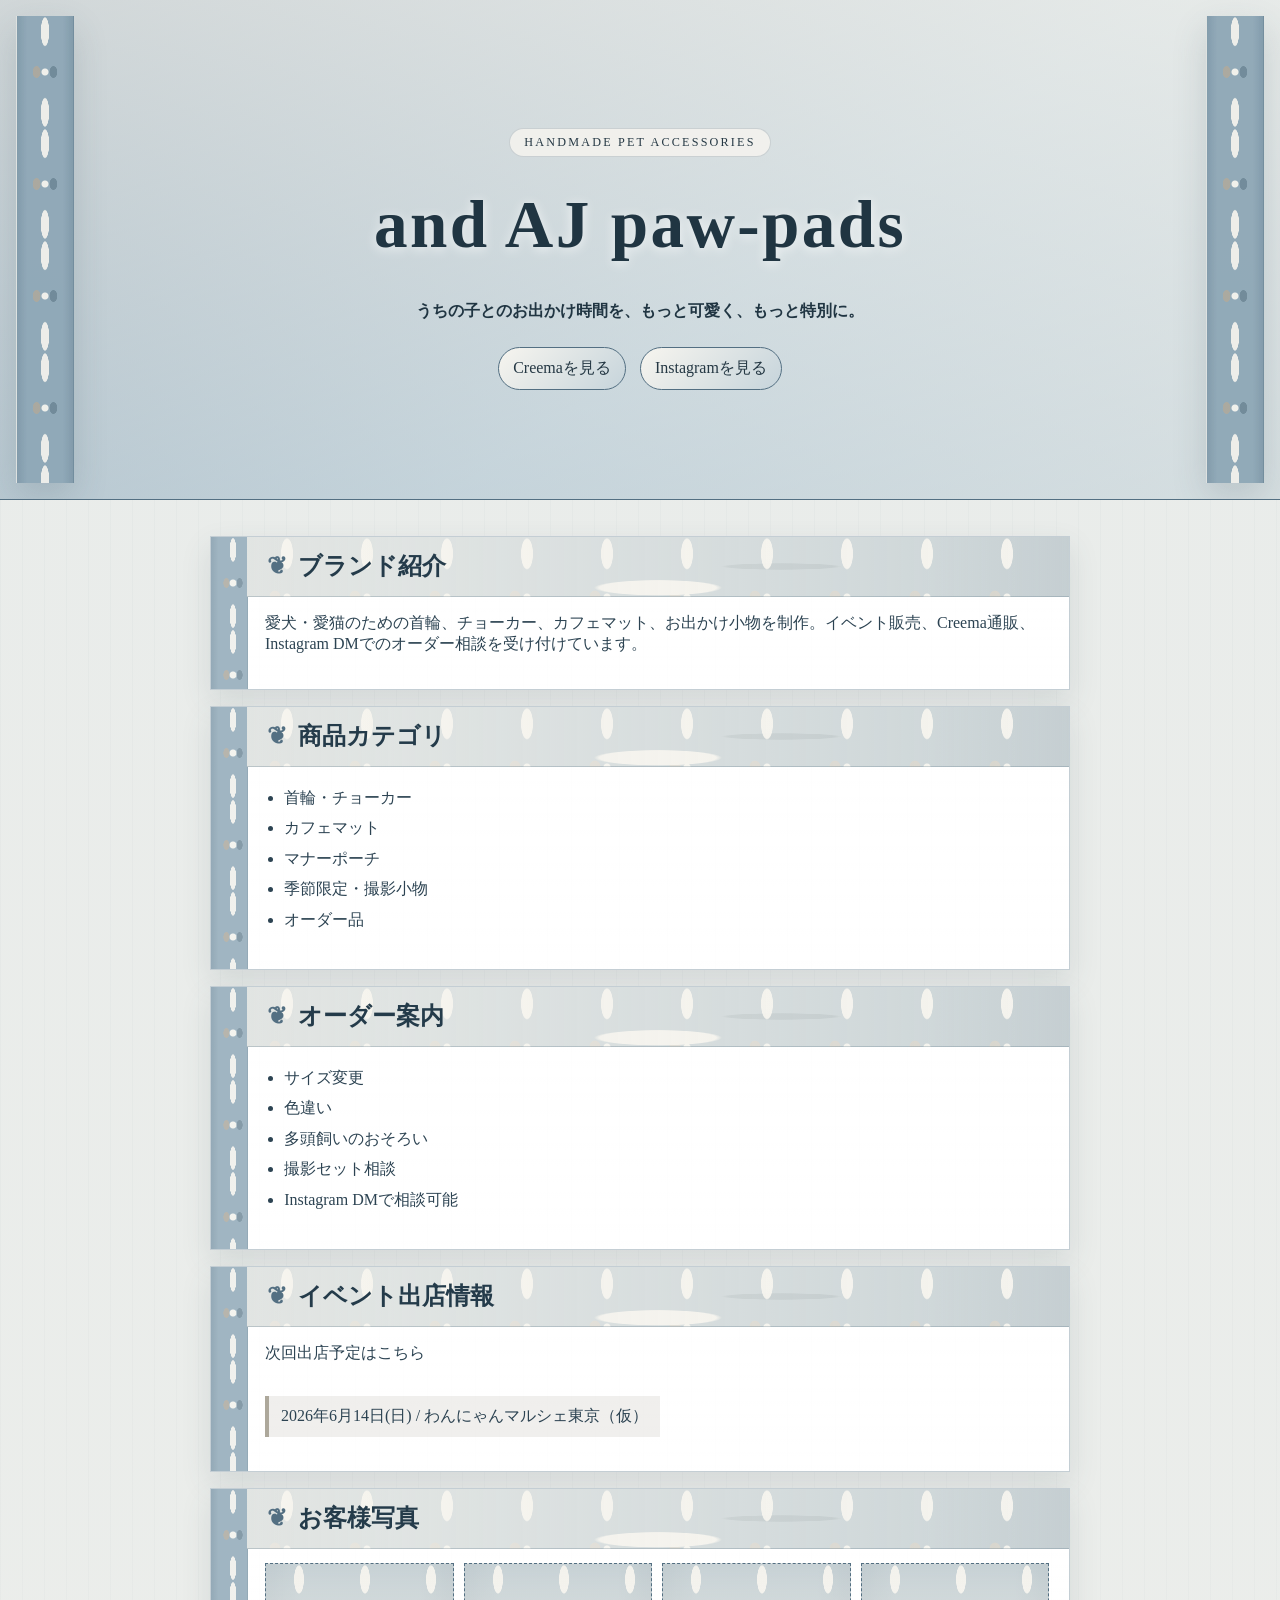
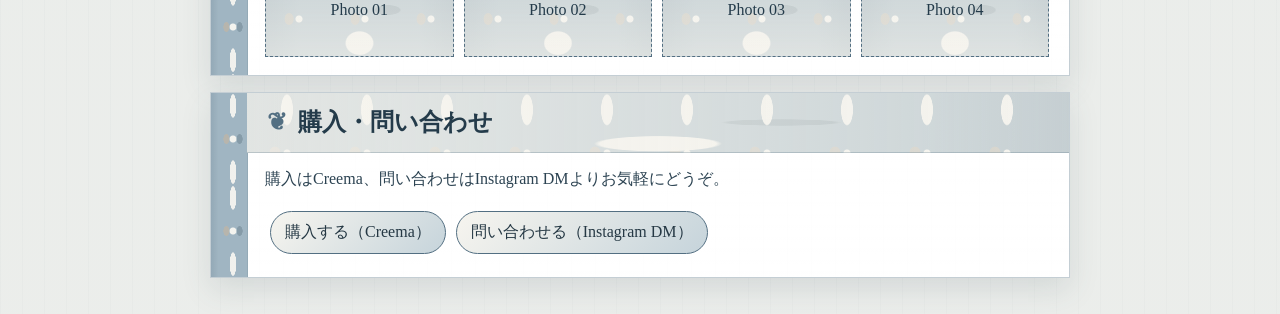
<file: mockups/06-french-antique/index.html>
<!doctype html>
<html lang="ja">
<head>
  <meta charset="UTF-8" />
  <meta name="viewport" content="width=device-width, initial-scale=1.0" />
  <title>and AJ paw-pads | 06-french-antique</title>
  <link rel="stylesheet" href="style.css" />
</head>
<body>
  <header class="hero">
    <p class="eyebrow">handmade pet accessories</p>
    <h1>and AJ paw-pads</h1>
    <p class="catch">うちの子とのお出かけ時間を、もっと可愛く、もっと特別に。</p>
    <div class="cta">
      <a href="https://www.creema.jp/c/and_aj_pawpads" target="_blank" rel="noopener">Creemaを見る</a>
      <a href="https://www.instagram.com/and.aj.pawpads" target="_blank" rel="noopener">Instagramを見る</a>
    </div>
  </header>
  <main>
    <section><h2>ブランド紹介</h2><p>愛犬・愛猫のための首輪、チョーカー、カフェマット、お出かけ小物を制作。イベント販売、Creema通販、Instagram DMでのオーダー相談を受け付けています。</p></section>
    <section><h2>商品カテゴリ</h2><ul><li>首輪・チョーカー</li><li>カフェマット</li><li>マナーポーチ</li><li>季節限定・撮影小物</li><li>オーダー品</li></ul></section>
    <section><h2>オーダー案内</h2><ul><li>サイズ変更</li><li>色違い</li><li>多頭飼いのおそろい</li><li>撮影セット相談</li><li>Instagram DMで相談可能</li></ul></section>
    <section><h2>イベント出店情報</h2><p>次回出店予定はこちら</p><p class="event">2026年6月14日(日) / わんにゃんマルシェ東京（仮）</p></section>
    <section><h2>お客様写真</h2><div class="gallery"><div>Photo 01</div><div>Photo 02</div><div>Photo 03</div><div>Photo 04</div></div></section>
    <section><h2>購入・問い合わせ</h2><p>購入はCreema、問い合わせはInstagram DMよりお気軽にどうぞ。</p><div class="cta"><a href="https://www.creema.jp/c/and_aj_pawpads" target="_blank" rel="noopener">購入する（Creema）</a><a href="https://www.instagram.com/and.aj.pawpads" target="_blank" rel="noopener">問い合わせる（Instagram DM）</a></div></section>
  </main>
</body>
</html>
</file>
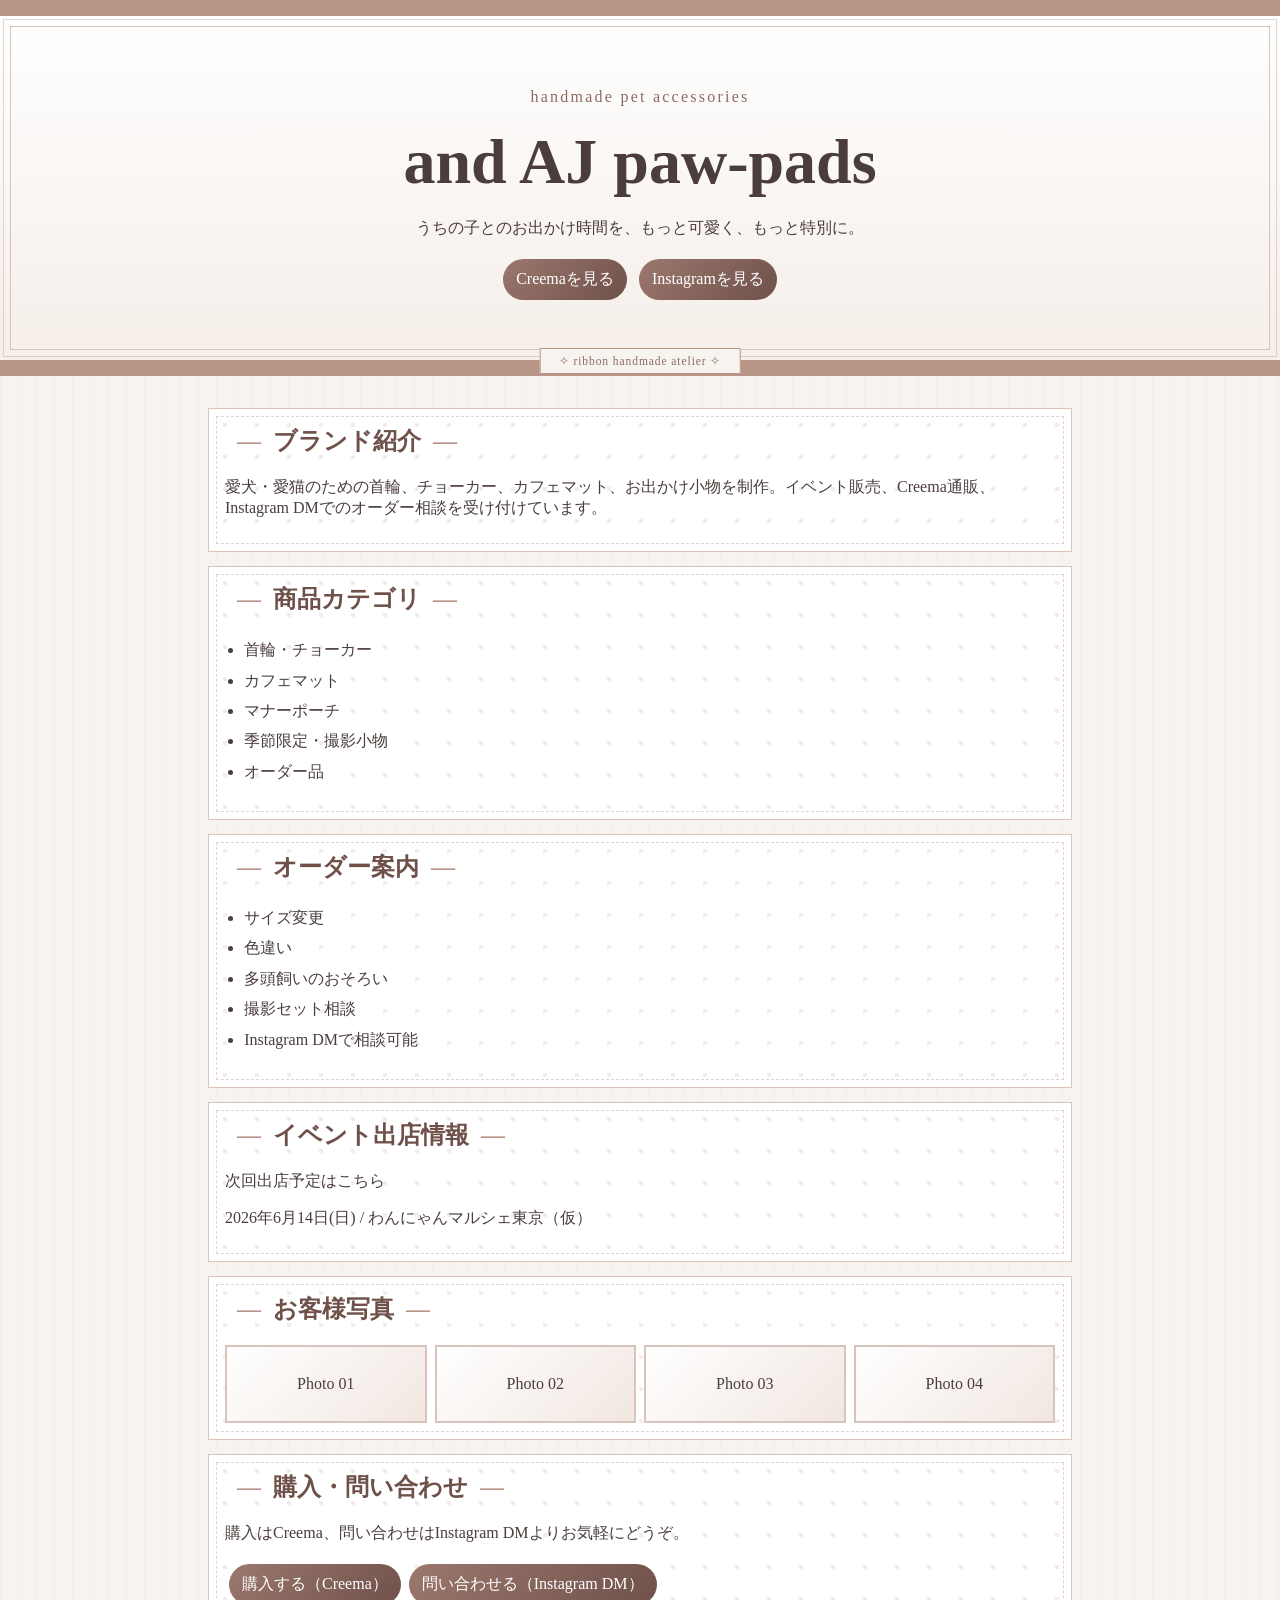
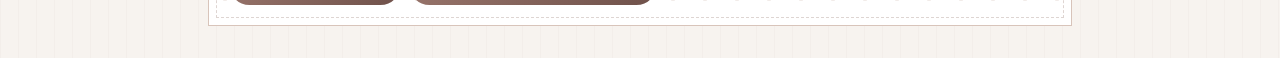
<file: mockups/07-classic-ribbon/index.html>
<!doctype html>
<html lang="ja">
<head>
  <meta charset="UTF-8" />
  <meta name="viewport" content="width=device-width, initial-scale=1.0" />
  <title>and AJ paw-pads | 07-classic-ribbon</title>
  <link rel="stylesheet" href="style.css" />
</head>
<body>
  <header class="hero">
    <p class="eyebrow">handmade pet accessories</p>
    <h1>and AJ paw-pads</h1>
    <p class="catch">うちの子とのお出かけ時間を、もっと可愛く、もっと特別に。</p>
    <div class="cta">
      <a href="https://www.creema.jp/c/and_aj_pawpads" target="_blank" rel="noopener">Creemaを見る</a>
      <a href="https://www.instagram.com/and.aj.pawpads" target="_blank" rel="noopener">Instagramを見る</a>
    </div>
  </header>
  <main>
    <section><h2>ブランド紹介</h2><p>愛犬・愛猫のための首輪、チョーカー、カフェマット、お出かけ小物を制作。イベント販売、Creema通販、Instagram DMでのオーダー相談を受け付けています。</p></section>
    <section><h2>商品カテゴリ</h2><ul><li>首輪・チョーカー</li><li>カフェマット</li><li>マナーポーチ</li><li>季節限定・撮影小物</li><li>オーダー品</li></ul></section>
    <section><h2>オーダー案内</h2><ul><li>サイズ変更</li><li>色違い</li><li>多頭飼いのおそろい</li><li>撮影セット相談</li><li>Instagram DMで相談可能</li></ul></section>
    <section><h2>イベント出店情報</h2><p>次回出店予定はこちら</p><p class="event">2026年6月14日(日) / わんにゃんマルシェ東京（仮）</p></section>
    <section><h2>お客様写真</h2><div class="gallery"><div>Photo 01</div><div>Photo 02</div><div>Photo 03</div><div>Photo 04</div></div></section>
    <section><h2>購入・問い合わせ</h2><p>購入はCreema、問い合わせはInstagram DMよりお気軽にどうぞ。</p><div class="cta"><a href="https://www.creema.jp/c/and_aj_pawpads" target="_blank" rel="noopener">購入する（Creema）</a><a href="https://www.instagram.com/and.aj.pawpads" target="_blank" rel="noopener">問い合わせる（Instagram DM）</a></div></section>
  </main>
</body>
</html>
</file>
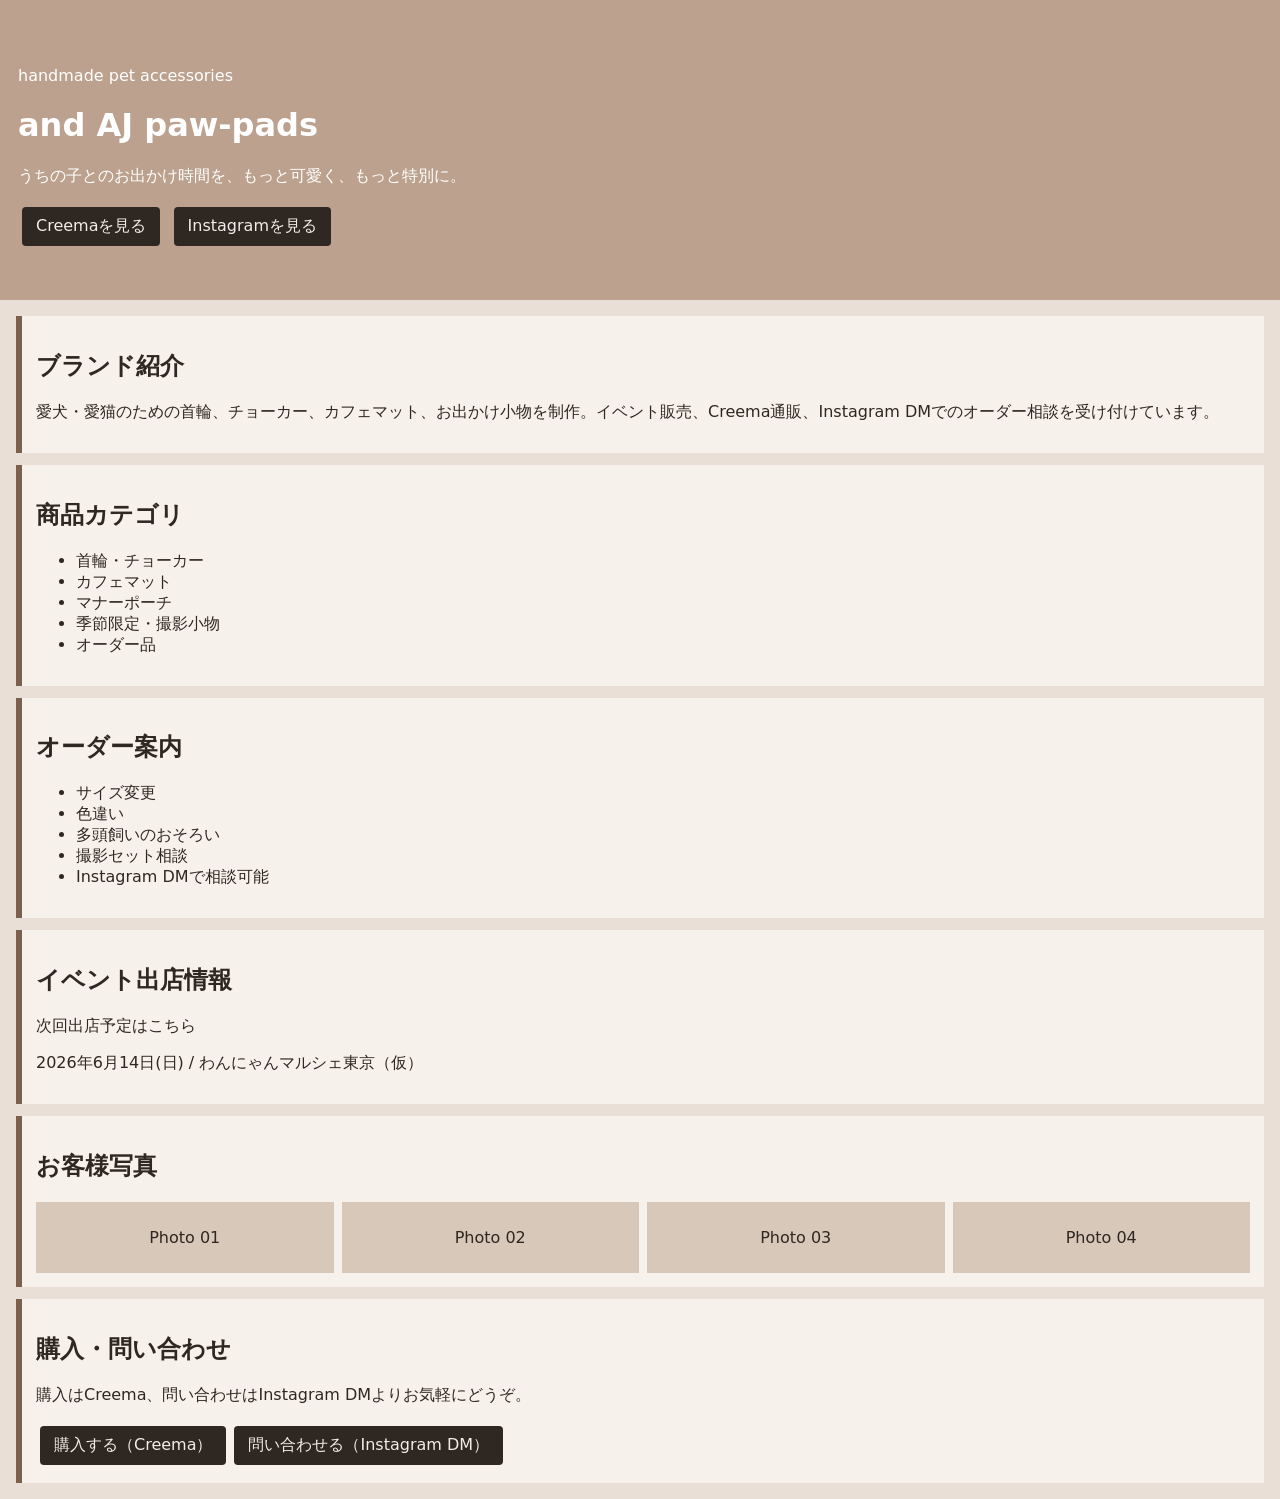
<file: mockups/08-mocha-chic/index.html>
<!doctype html>
<html lang="ja">
<head>
  <meta charset="UTF-8" />
  <meta name="viewport" content="width=device-width, initial-scale=1.0" />
  <title>and AJ paw-pads | 08-mocha-chic</title>
  <link rel="stylesheet" href="style.css" />
</head>
<body>
  <header class="hero">
    <p class="eyebrow">handmade pet accessories</p>
    <h1>and AJ paw-pads</h1>
    <p class="catch">うちの子とのお出かけ時間を、もっと可愛く、もっと特別に。</p>
    <div class="cta">
      <a href="https://www.creema.jp/c/and_aj_pawpads" target="_blank" rel="noopener">Creemaを見る</a>
      <a href="https://www.instagram.com/and.aj.pawpads" target="_blank" rel="noopener">Instagramを見る</a>
    </div>
  </header>
  <main>
    <section><h2>ブランド紹介</h2><p>愛犬・愛猫のための首輪、チョーカー、カフェマット、お出かけ小物を制作。イベント販売、Creema通販、Instagram DMでのオーダー相談を受け付けています。</p></section>
    <section><h2>商品カテゴリ</h2><ul><li>首輪・チョーカー</li><li>カフェマット</li><li>マナーポーチ</li><li>季節限定・撮影小物</li><li>オーダー品</li></ul></section>
    <section><h2>オーダー案内</h2><ul><li>サイズ変更</li><li>色違い</li><li>多頭飼いのおそろい</li><li>撮影セット相談</li><li>Instagram DMで相談可能</li></ul></section>
    <section><h2>イベント出店情報</h2><p>次回出店予定はこちら</p><p class="event">2026年6月14日(日) / わんにゃんマルシェ東京（仮）</p></section>
    <section><h2>お客様写真</h2><div class="gallery"><div>Photo 01</div><div>Photo 02</div><div>Photo 03</div><div>Photo 04</div></div></section>
    <section><h2>購入・問い合わせ</h2><p>購入はCreema、問い合わせはInstagram DMよりお気軽にどうぞ。</p><div class="cta"><a href="https://www.creema.jp/c/and_aj_pawpads" target="_blank" rel="noopener">購入する（Creema）</a><a href="https://www.instagram.com/and.aj.pawpads" target="_blank" rel="noopener">問い合わせる（Instagram DM）</a></div></section>
  </main>
</body>
</html>
</file>
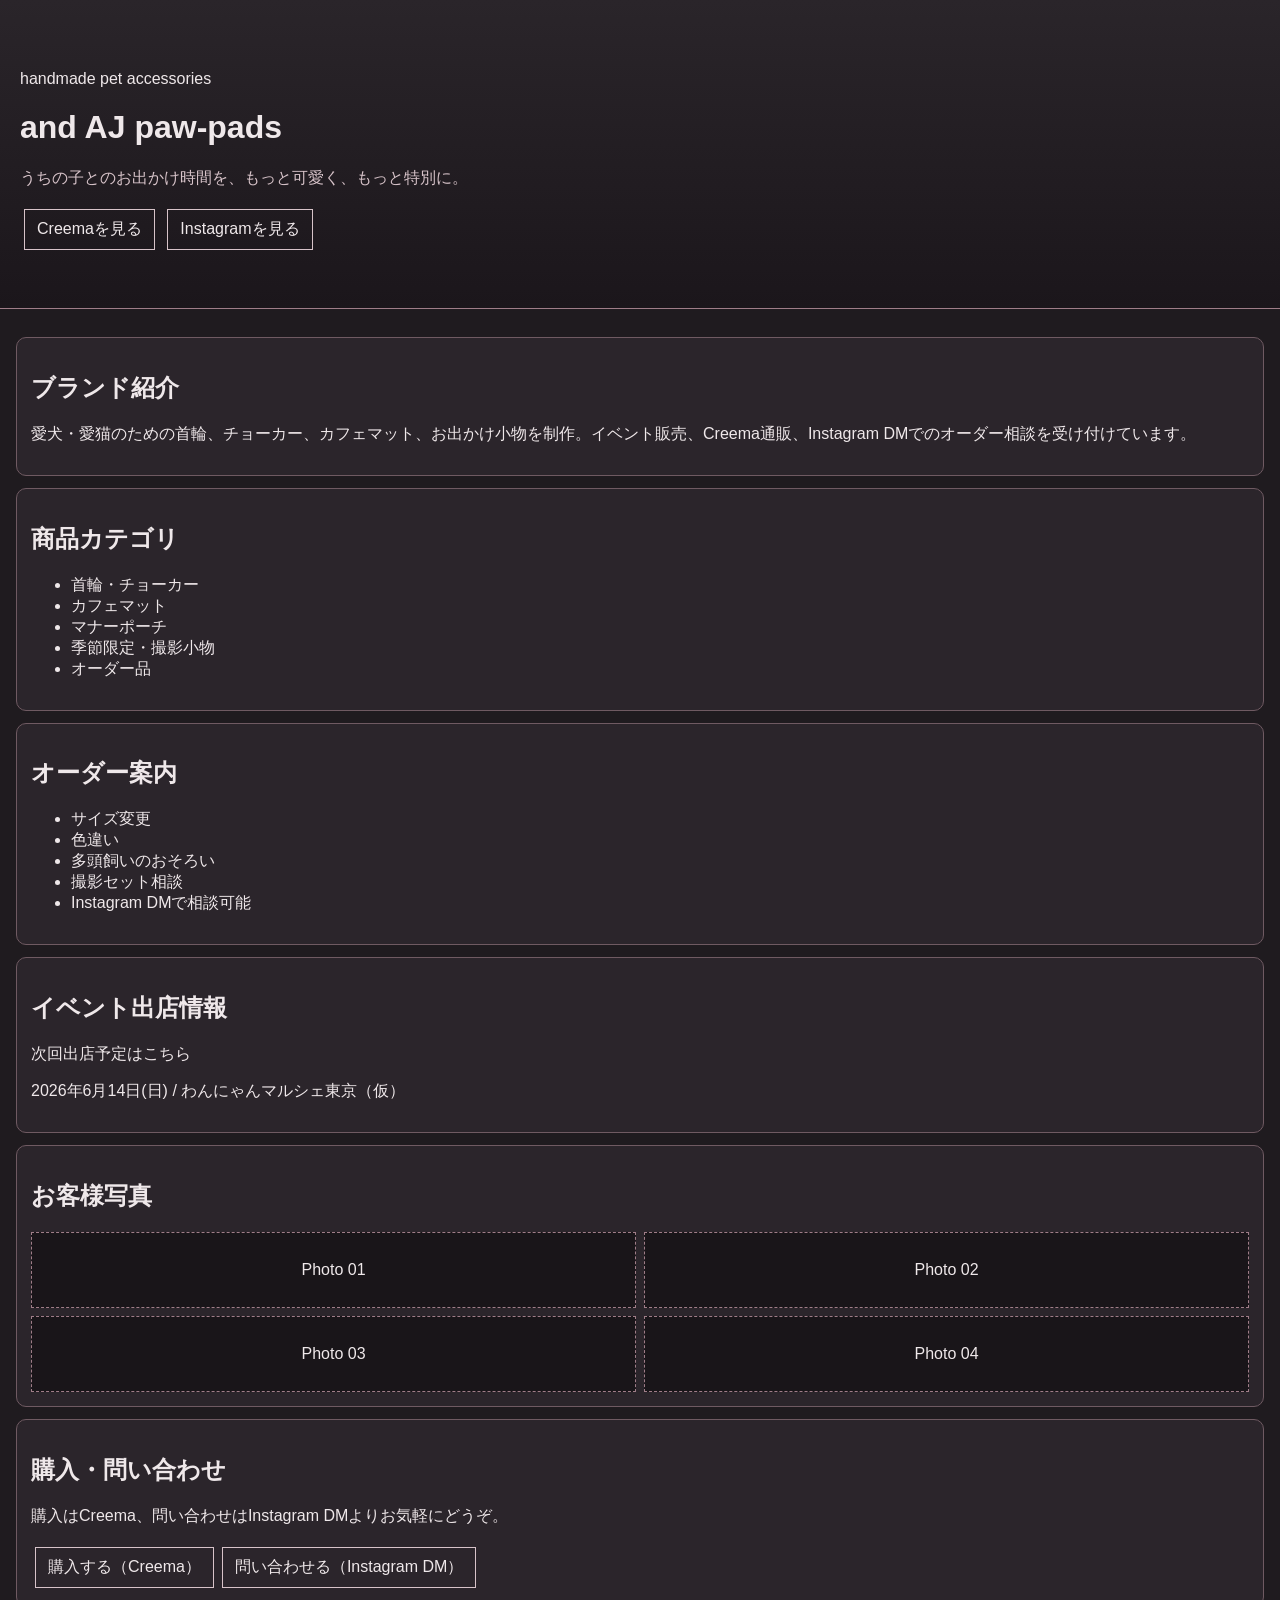
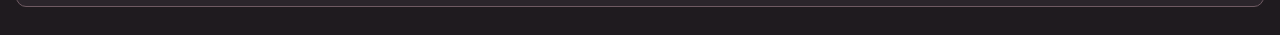
<file: mockups/09-soft-gothic/index.html>
<!doctype html>
<html lang="ja">
<head>
  <meta charset="UTF-8" />
  <meta name="viewport" content="width=device-width, initial-scale=1.0" />
  <title>and AJ paw-pads | 09-soft-gothic</title>
  <link rel="stylesheet" href="style.css" />
</head>
<body>
  <header class="hero">
    <p class="eyebrow">handmade pet accessories</p>
    <h1>and AJ paw-pads</h1>
    <p class="catch">うちの子とのお出かけ時間を、もっと可愛く、もっと特別に。</p>
    <div class="cta">
      <a href="https://www.creema.jp/c/and_aj_pawpads" target="_blank" rel="noopener">Creemaを見る</a>
      <a href="https://www.instagram.com/and.aj.pawpads" target="_blank" rel="noopener">Instagramを見る</a>
    </div>
  </header>
  <main>
    <section><h2>ブランド紹介</h2><p>愛犬・愛猫のための首輪、チョーカー、カフェマット、お出かけ小物を制作。イベント販売、Creema通販、Instagram DMでのオーダー相談を受け付けています。</p></section>
    <section><h2>商品カテゴリ</h2><ul><li>首輪・チョーカー</li><li>カフェマット</li><li>マナーポーチ</li><li>季節限定・撮影小物</li><li>オーダー品</li></ul></section>
    <section><h2>オーダー案内</h2><ul><li>サイズ変更</li><li>色違い</li><li>多頭飼いのおそろい</li><li>撮影セット相談</li><li>Instagram DMで相談可能</li></ul></section>
    <section><h2>イベント出店情報</h2><p>次回出店予定はこちら</p><p class="event">2026年6月14日(日) / わんにゃんマルシェ東京（仮）</p></section>
    <section><h2>お客様写真</h2><div class="gallery"><div>Photo 01</div><div>Photo 02</div><div>Photo 03</div><div>Photo 04</div></div></section>
    <section><h2>購入・問い合わせ</h2><p>購入はCreema、問い合わせはInstagram DMよりお気軽にどうぞ。</p><div class="cta"><a href="https://www.creema.jp/c/and_aj_pawpads" target="_blank" rel="noopener">購入する（Creema）</a><a href="https://www.instagram.com/and.aj.pawpads" target="_blank" rel="noopener">問い合わせる（Instagram DM）</a></div></section>
  </main>
</body>
</html>
</file>
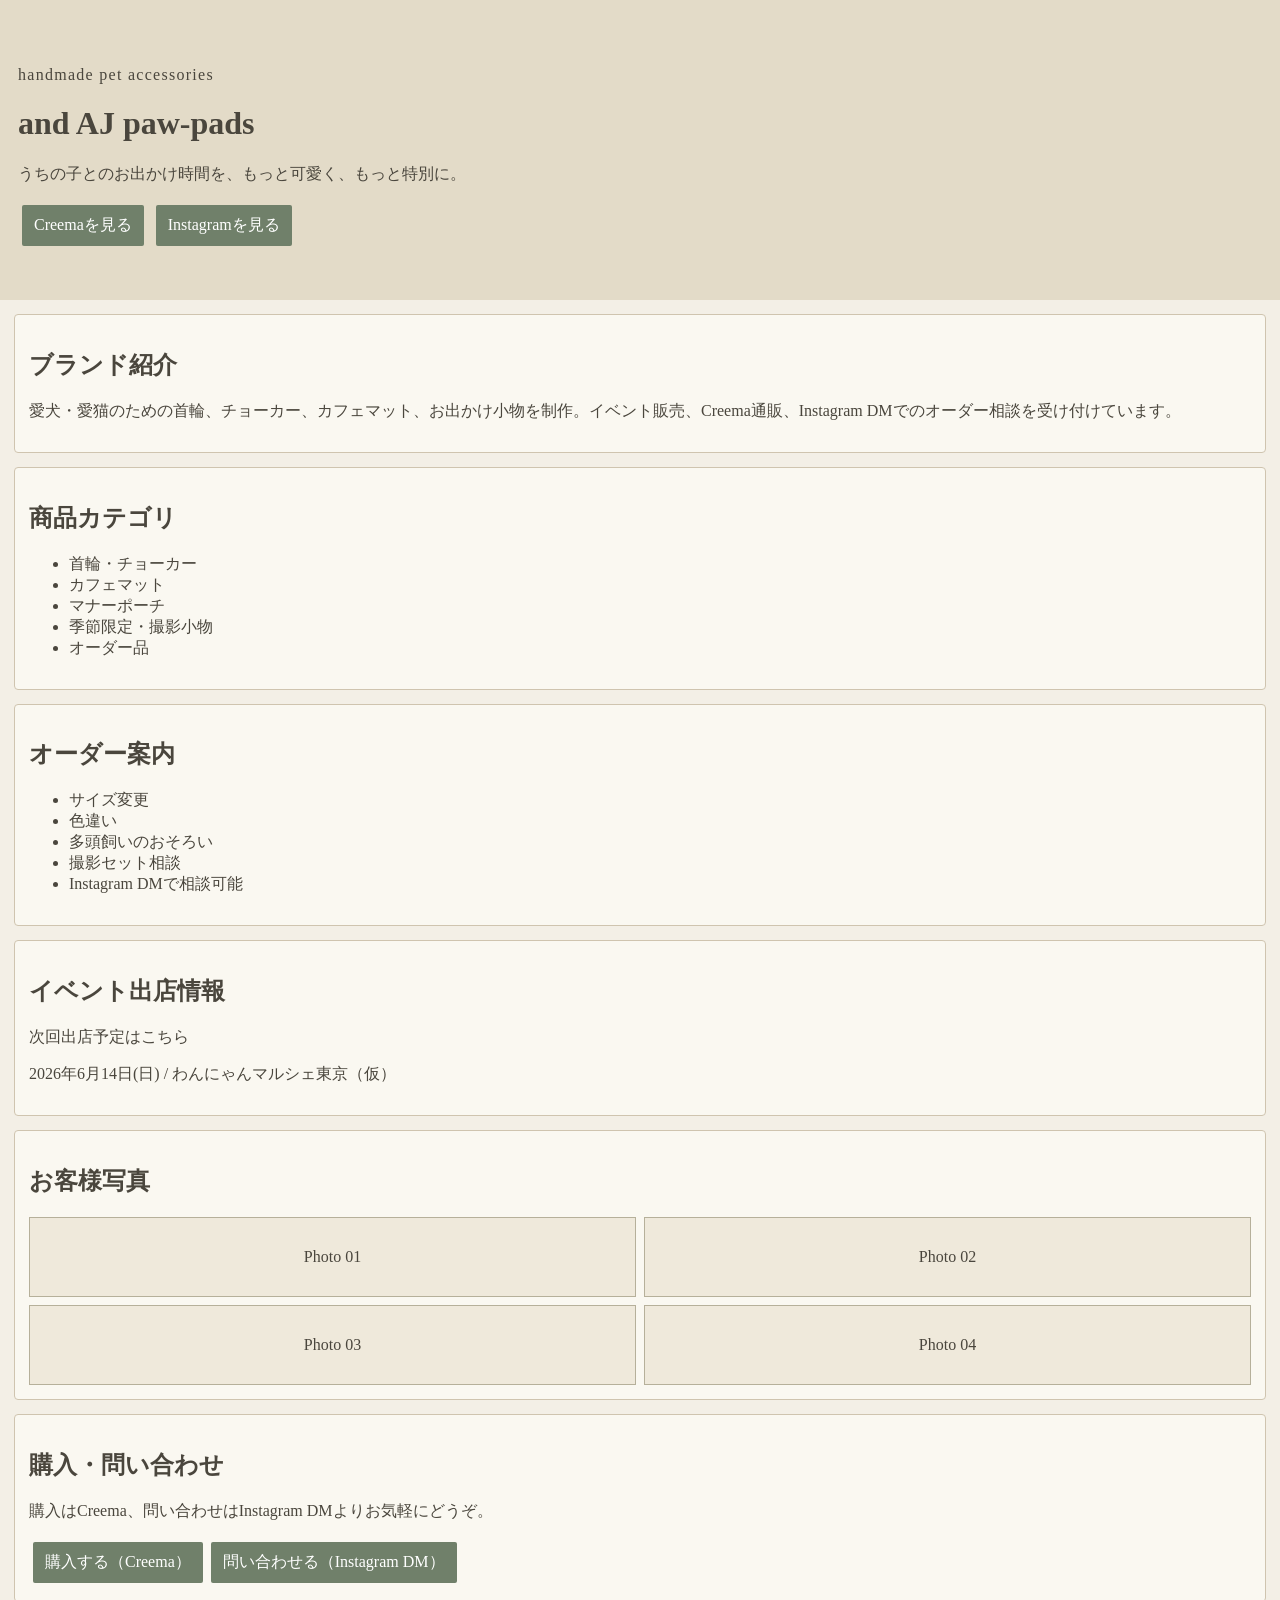
<file: mockups/10-natural-antique/index.html>
<!doctype html>
<html lang="ja">
<head>
  <meta charset="UTF-8" />
  <meta name="viewport" content="width=device-width, initial-scale=1.0" />
  <title>and AJ paw-pads | 10-natural-antique</title>
  <link rel="stylesheet" href="style.css" />
</head>
<body>
  <header class="hero">
    <p class="eyebrow">handmade pet accessories</p>
    <h1>and AJ paw-pads</h1>
    <p class="catch">うちの子とのお出かけ時間を、もっと可愛く、もっと特別に。</p>
    <div class="cta">
      <a href="https://www.creema.jp/c/and_aj_pawpads" target="_blank" rel="noopener">Creemaを見る</a>
      <a href="https://www.instagram.com/and.aj.pawpads" target="_blank" rel="noopener">Instagramを見る</a>
    </div>
  </header>
  <main>
    <section><h2>ブランド紹介</h2><p>愛犬・愛猫のための首輪、チョーカー、カフェマット、お出かけ小物を制作。イベント販売、Creema通販、Instagram DMでのオーダー相談を受け付けています。</p></section>
    <section><h2>商品カテゴリ</h2><ul><li>首輪・チョーカー</li><li>カフェマット</li><li>マナーポーチ</li><li>季節限定・撮影小物</li><li>オーダー品</li></ul></section>
    <section><h2>オーダー案内</h2><ul><li>サイズ変更</li><li>色違い</li><li>多頭飼いのおそろい</li><li>撮影セット相談</li><li>Instagram DMで相談可能</li></ul></section>
    <section><h2>イベント出店情報</h2><p>次回出店予定はこちら</p><p class="event">2026年6月14日(日) / わんにゃんマルシェ東京（仮）</p></section>
    <section><h2>お客様写真</h2><div class="gallery"><div>Photo 01</div><div>Photo 02</div><div>Photo 03</div><div>Photo 04</div></div></section>
    <section><h2>購入・問い合わせ</h2><p>購入はCreema、問い合わせはInstagram DMよりお気軽にどうぞ。</p><div class="cta"><a href="https://www.creema.jp/c/and_aj_pawpads" target="_blank" rel="noopener">購入する（Creema）</a><a href="https://www.instagram.com/and.aj.pawpads" target="_blank" rel="noopener">問い合わせる（Instagram DM）</a></div></section>
  </main>
</body>
</html>
</file>
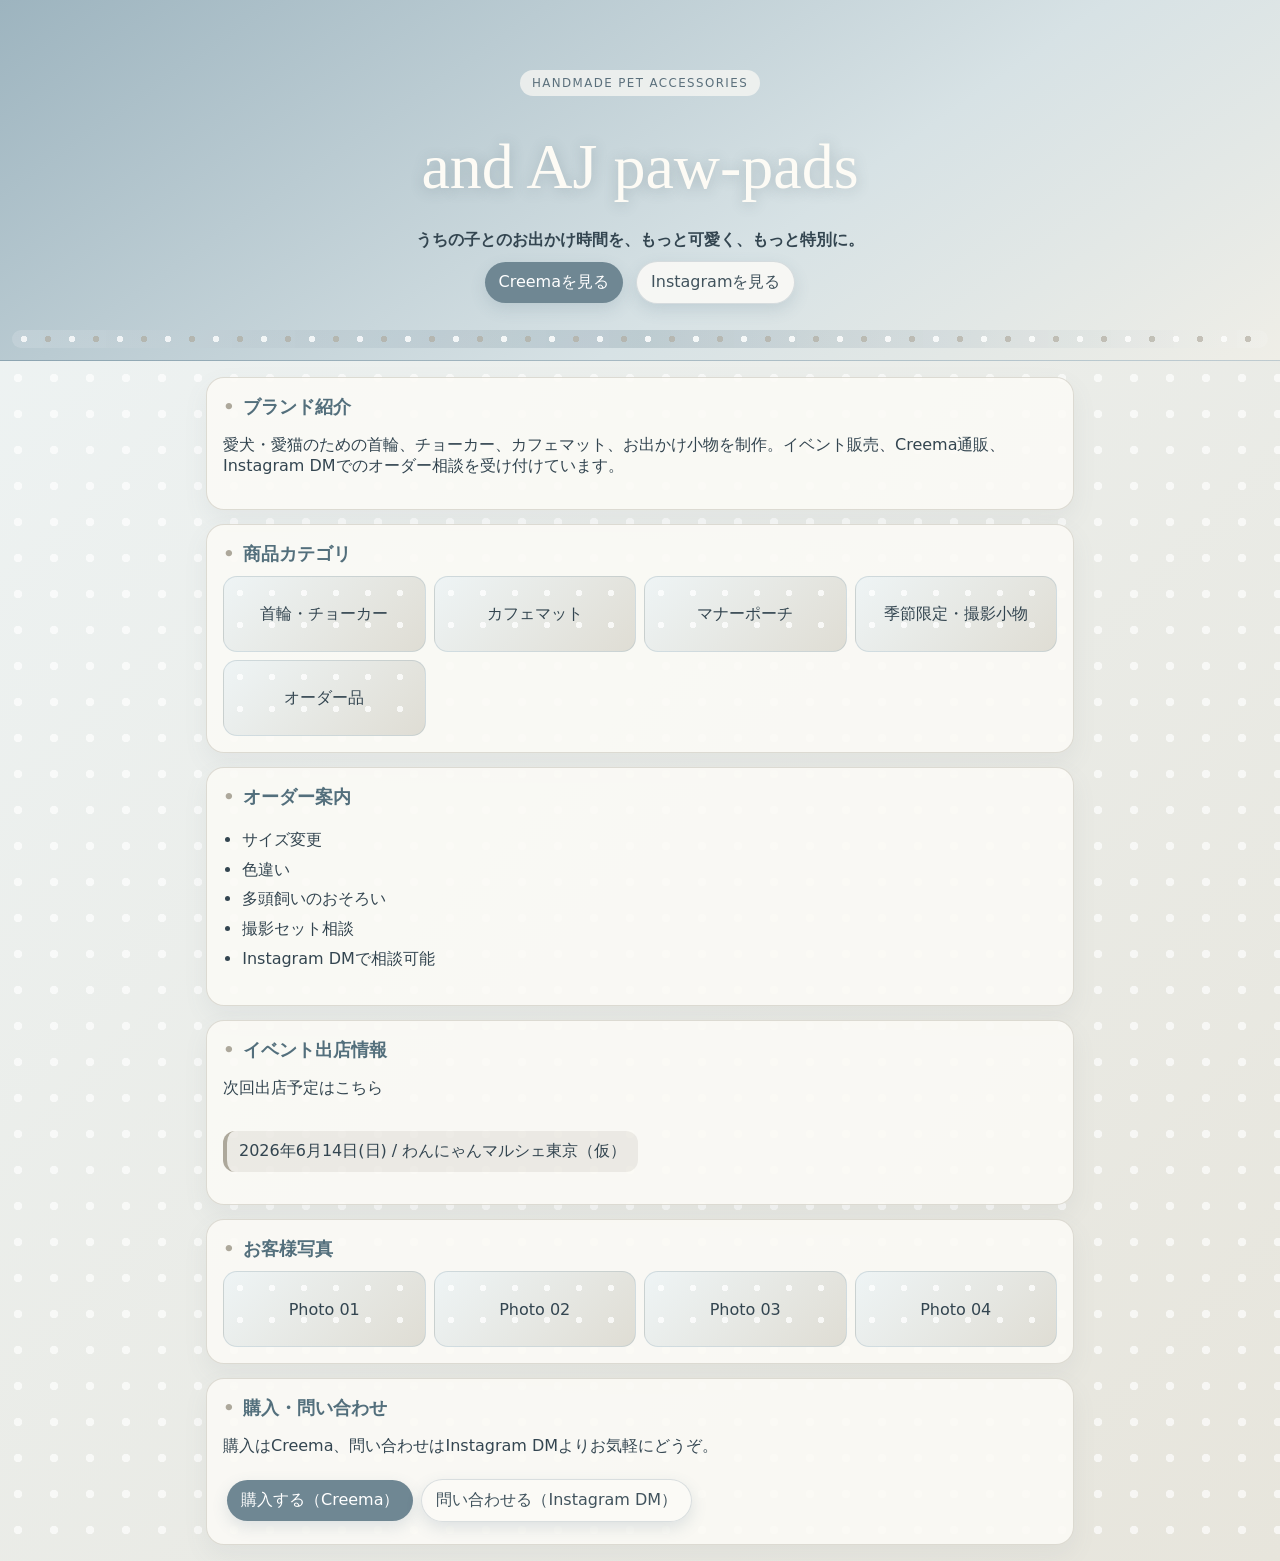
<file: mockups/11-dusty-blue-friendly/index.html>
<!doctype html>
<html lang="ja">
<head>
  <meta charset="UTF-8" />
  <meta name="viewport" content="width=device-width, initial-scale=1.0" />
  <title>and AJ paw-pads | 11-dusty-blue-friendly</title>
  <link rel="stylesheet" href="style.css" />
</head>
<body>
  <header class="hero">
    <p class="eyebrow">handmade pet accessories</p>
    <h1>and AJ paw-pads</h1>
    <p class="catch">うちの子とのお出かけ時間を、もっと可愛く、もっと特別に。</p>
    <div class="cta">
      <a href="https://www.creema.jp/c/and_aj_pawpads" target="_blank" rel="noopener">Creemaを見る</a>
      <a href="https://www.instagram.com/and.aj.pawpads" target="_blank" rel="noopener">Instagramを見る</a>
    </div>
  </header>
  <main>
    <section><h2>ブランド紹介</h2><p>愛犬・愛猫のための首輪、チョーカー、カフェマット、お出かけ小物を制作。イベント販売、Creema通販、Instagram DMでのオーダー相談を受け付けています。</p></section>
    <section><h2>商品カテゴリ</h2><div class="cards"><article>首輪・チョーカー</article><article>カフェマット</article><article>マナーポーチ</article><article>季節限定・撮影小物</article><article>オーダー品</article></div></section>
    <section><h2>オーダー案内</h2><ul><li>サイズ変更</li><li>色違い</li><li>多頭飼いのおそろい</li><li>撮影セット相談</li><li>Instagram DMで相談可能</li></ul></section>
    <section><h2>イベント出店情報</h2><p>次回出店予定はこちら</p><p class="event">2026年6月14日(日) / わんにゃんマルシェ東京（仮）</p></section>
    <section><h2>お客様写真</h2><div class="gallery"><div>Photo 01</div><div>Photo 02</div><div>Photo 03</div><div>Photo 04</div></div></section>
    <section><h2>購入・問い合わせ</h2><p>購入はCreema、問い合わせはInstagram DMよりお気軽にどうぞ。</p><div class="cta"><a href="https://www.creema.jp/c/and_aj_pawpads" target="_blank" rel="noopener">購入する（Creema）</a><a href="https://www.instagram.com/and.aj.pawpads" target="_blank" rel="noopener">問い合わせる（Instagram DM）</a></div></section>
  </main>
</body>
</html>
</file>
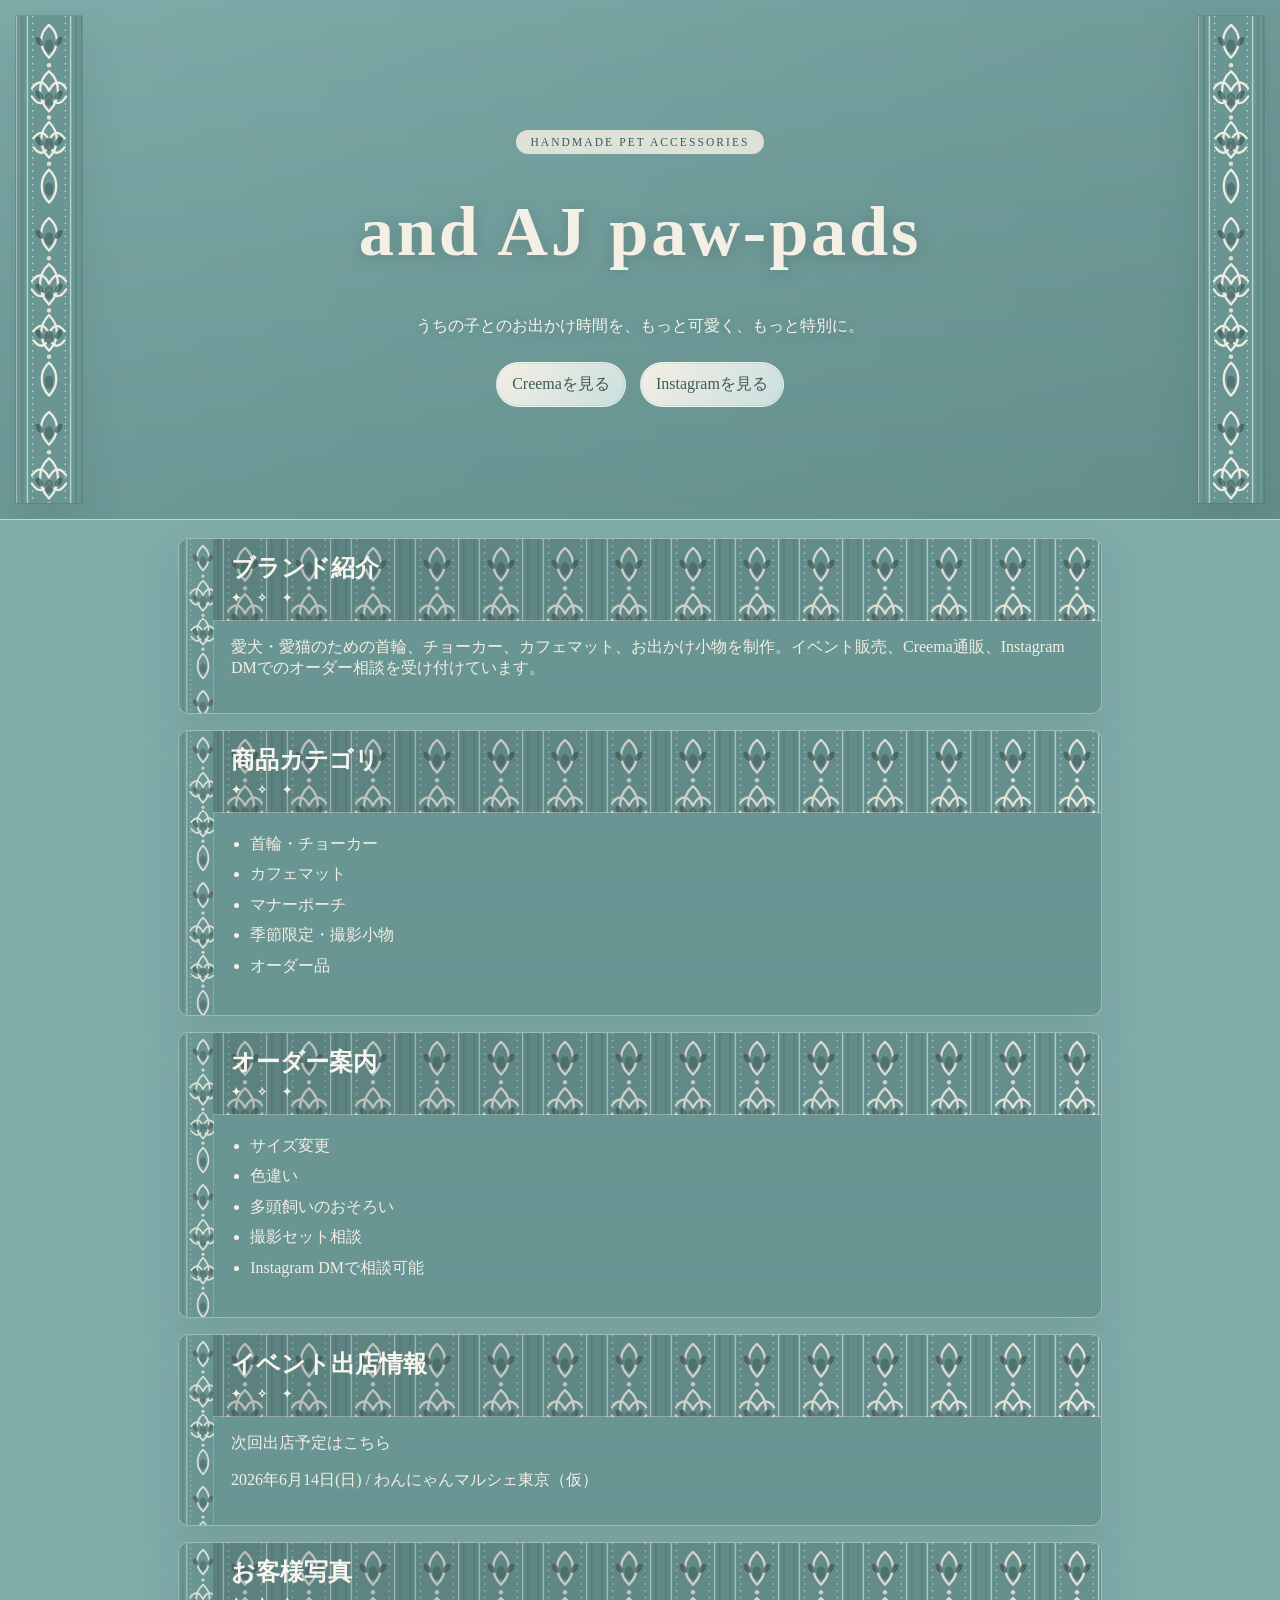
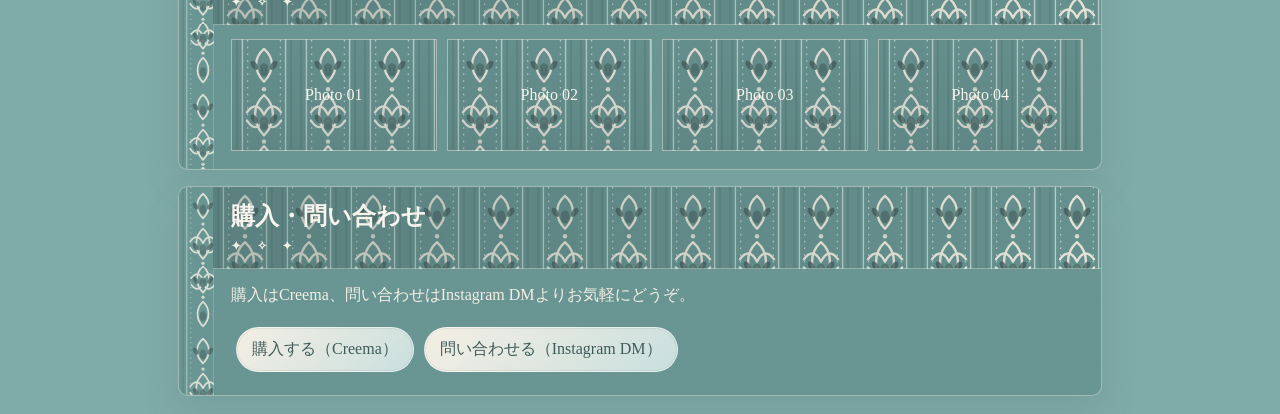
<file: mockups/12-card-sage-jacquard/index.html>
<!doctype html>
<html lang="ja">
<head>
  <meta charset="UTF-8" />
  <meta name="viewport" content="width=device-width, initial-scale=1.0" />
  <title>and AJ paw-pads | 12-card-sage-jacquard</title>
  <link rel="stylesheet" href="style.css" />
</head>
<body>
  <header class="hero">
    <p class="eyebrow">handmade pet accessories</p>
    <h1>and AJ paw-pads</h1>
    <p class="catch">うちの子とのお出かけ時間を、もっと可愛く、もっと特別に。</p>
    <div class="cta">
      <a href="https://www.creema.jp/c/and_aj_pawpads" target="_blank" rel="noopener">Creemaを見る</a>
      <a href="https://www.instagram.com/and.aj.pawpads" target="_blank" rel="noopener">Instagramを見る</a>
    </div>
  </header>
  <main>
    <section><h2>ブランド紹介</h2><p>愛犬・愛猫のための首輪、チョーカー、カフェマット、お出かけ小物を制作。イベント販売、Creema通販、Instagram DMでのオーダー相談を受け付けています。</p></section>
    <section><h2>商品カテゴリ</h2><ul><li>首輪・チョーカー</li><li>カフェマット</li><li>マナーポーチ</li><li>季節限定・撮影小物</li><li>オーダー品</li></ul></section>
    <section><h2>オーダー案内</h2><ul><li>サイズ変更</li><li>色違い</li><li>多頭飼いのおそろい</li><li>撮影セット相談</li><li>Instagram DMで相談可能</li></ul></section>
    <section><h2>イベント出店情報</h2><p>次回出店予定はこちら</p><p class="event">2026年6月14日(日) / わんにゃんマルシェ東京（仮）</p></section>
    <section><h2>お客様写真</h2><div class="gallery"><div>Photo 01</div><div>Photo 02</div><div>Photo 03</div><div>Photo 04</div></div></section>
    <section><h2>購入・問い合わせ</h2><p>購入はCreema、問い合わせはInstagram DMよりお気軽にどうぞ。</p><div class="cta"><a href="https://www.creema.jp/c/and_aj_pawpads" target="_blank" rel="noopener">購入する（Creema）</a><a href="https://www.instagram.com/and.aj.pawpads" target="_blank" rel="noopener">問い合わせる（Instagram DM）</a></div></section>
  </main>
</body>
</html>
</file>
<file: mockups/01-antique-lace/style.css>
body{margin:0;font-family:Georgia,serif;background:#f5efe7;color:#4a3d36} .hero{padding:56px 18px;background:linear-gradient(#f8f1ea,#ece1d6);text-align:center;border-bottom:4px double #b89d88} main{padding:16px;display:grid;gap:14px} section{background:#fffaf5;border:1px solid #d9c8b8;padding:14px;border-radius:12px} .gallery{display:grid;grid-template-columns:repeat(2,1fr);gap:8px}.gallery div{border:1px dashed #b89d88;padding:30px 8px;text-align:center}.cta a{display:inline-block;margin:6px;padding:10px 14px;background:#7d5d4b;color:#fff;border-radius:999px;text-decoration:none}
</file>
<file: mockups/02-dusty-pink/style.css>
body{margin:0;font-family:"Trebuchet MS",sans-serif;background:#f7eeef;color:#4a3537}.hero{padding:48px 16px;background:#e8d0d3;text-align:left}.hero h1{font-family:Georgia,serif}main{padding:14px}.cta{display:flex;flex-wrap:wrap;gap:8px}.cta a{background:#69474c;color:#fff;padding:10px 12px;border-radius:8px;text-decoration:none}section{background:#fff;border-left:5px solid #c3939e;margin:12px 0;padding:12px}.gallery{display:flex;gap:8px;overflow:auto}.gallery div{min-width:120px;border:1px solid #c8a3aa;padding:28px 8px;text-align:center}
</file>
<file: mockups/03-vintage-label/style.css>
body{margin:0;font-family: "Times New Roman",serif;background:#f2ede4;color:#2e2a25}.hero{padding:40px 20px;text-transform:uppercase;letter-spacing:.06em;border:8px solid #2e2a25;margin:12px;background:#f9f5ee}.eyebrow{font-size:.75rem}main{max-width:900px;margin:auto;padding:12px}.cta a{border:1px solid #2e2a25;padding:8px 10px;margin-right:8px;color:#2e2a25;text-decoration:none}section{padding:14px 0;border-bottom:1px solid #b8aa92}ul{columns:2}.gallery{display:grid;grid-template-columns:repeat(4,1fr);gap:8px}.gallery div{border:1px solid #2e2a25;padding:26px 6px;text-align:center}
</file>
<file: mockups/04-jacquard-black/style.css>
* {
  box-sizing: border-box;
}

body {
  --ribbon-pattern:
    repeating-linear-gradient(
      90deg,
      rgba(255, 250, 241, .28) 0 2px,
      transparent 2px 9px,
      rgba(76, 125, 122, .34) 9px 12px,
      transparent 12px 22px
    ),
    repeating-linear-gradient(
      0deg,
      rgba(255, 250, 241, .2) 0 2px,
      transparent 2px 18px
    ),
    linear-gradient(180deg, #8bb8b6, #7faba9 58%, #6f9d9a);
  margin: 0;
  font-family: "Hiragino Mincho ProN", "Yu Mincho", Georgia, serif;
  background:
    radial-gradient(circle at 50% 0%, rgba(255, 250, 241, .42), transparent 28rem),
    linear-gradient(180deg, #9fc8c5 0%, #7faba9 46%, #6d9b98 100%);
  color: #2f2925;
}

.hero {
  position: relative;
  min-height: 520px;
  padding: 92px 88px 80px;
  text-align: center;
  overflow: hidden;
  display: grid;
  align-content: center;
  background:
    linear-gradient(rgba(127, 171, 169, .18), rgba(111, 157, 154, .28)),
    radial-gradient(circle at 50% 35%, rgba(255, 250, 241, .5), transparent 0 15rem),
    linear-gradient(145deg, #a7cbc8, #7faba9 55%, #689693);
  border-bottom: 1px solid rgba(255, 250, 241, .72);
}

.hero::before,
.hero::after {
  content: "";
  position: absolute;
  top: 16px;
  bottom: 16px;
  width: 64px;
  background: var(--ribbon-pattern);
  background-size: 64px auto;
  border-left: 1px solid rgba(255, 250, 241, .44);
  border-right: 1px solid rgba(76, 125, 122, .36);
  box-shadow: 0 12px 32px rgba(55, 88, 86, .28);
  opacity: .88;
}

.hero::before {
  left: 16px;
}

.hero::after {
  right: 16px;
}

.hero > * {
  position: relative;
  z-index: 1;
}

.eyebrow {
  display: inline-block;
  justify-self: center;
  padding: 6px 14px;
  letter-spacing: .18em;
  text-transform: uppercase;
  color: #35615f;
  background: rgba(255, 250, 241, .82);
  border-radius: 999px;
  font-size: .72rem;
}

h1 {
  font-size: clamp(2rem, 12vw, 4.4rem);
  margin: .35em 0;
  letter-spacing: .04em;
  text-shadow: 0 3px 16px rgba(0,0,0,.72);
}

.catch {
  color: #fffaf1;
  line-height: 1.8;
  text-shadow: 0 2px 12px rgba(0,0,0,.75);
}

main {
  padding: 18px;
  display: grid;
  gap: 16px;
  max-width: 960px;
  margin: auto;
}

section {
  position: relative;
  overflow: hidden;
  background:
    linear-gradient(rgba(255, 250, 241, .76), rgba(255, 250, 241, .86)),
    linear-gradient(135deg, #a7cbc8, #7faba9);
  border: 1px solid rgba(255, 250, 241, .62);
  padding: 18px;
  border-radius: 10px;
  box-shadow: 0 18px 38px rgba(55, 88, 86, .22);
}

section::before {
  content: "";
  position: absolute;
  top: 0;
  bottom: 0;
  left: 0;
  width: 34px;
  background: var(--ribbon-pattern);
  background-size: 48px auto;
  opacity: .7;
  border-right: 1px solid rgba(76, 125, 122, .25);
  pointer-events: none;
}

section > * {
  position: relative;
  margin-left: 34px;
}

h2 {
  margin: -18px -18px 14px 16px;
  padding: 13px 18px 14px;
  color: #fffaf1;
  background:
    linear-gradient(90deg, rgba(72, 121, 118, .92), rgba(127, 171, 169, .72)),
    var(--ribbon-pattern);
  background-size: auto, 64px auto;
  border-bottom: 1px solid rgba(255, 250, 241, .45);
}

h2::after {
  content: "✦ ✧ ✦";
  display: block;
  margin-top: 6px;
  color: rgba(255, 250, 241, .86);
  font-size: .78rem;
  letter-spacing: .5em;
}

.cta a {
  display: inline-block;
  margin: 5px;
  padding: 11px 15px;
  color: #2f2925;
  background: linear-gradient(135deg, #fffaf1, #e5d9c7);
  border: 1px solid rgba(255,255,255,.45);
  border-radius: 999px;
  text-decoration: none;
  box-shadow: inset 0 0 0 1px rgba(76,125,122,.16);
}

ul {
  padding-left: 1.2em;
  line-height: 1.9;
}

.gallery {
  display: grid;
  grid-template-columns: 1fr 1fr;
  gap: 10px;
}

.gallery div {
  min-height: 112px;
  display: grid;
  place-items: center;
  text-align: center;
  color: #fffaf1;
  border: 1px solid rgba(255, 250, 241, .64);
  background:
    linear-gradient(rgba(76, 125, 122, .2), rgba(76, 125, 122, .38)),
    var(--ribbon-pattern);
  background-size: auto, 64px auto;
}

@media (min-width: 720px) {
  .gallery {
    grid-template-columns: repeat(4, 1fr);
  }
}

@media (max-width: 560px) {
  .hero {
    min-height: 500px;
    padding: 84px 78px 72px;
  }

  .hero::before,
  .hero::after {
    width: 50px;
    background-size: 50px auto;
  }

  .hero::before {
    left: 10px;
  }

  .hero::after {
    right: 10px;
  }

  h1 {
    font-size: 2rem;
  }
}
</file>
<file: mockups/04-jacquard-black/teal-theme.css>
body {
  --ribbon-pattern:
    repeating-linear-gradient(
      90deg,
      rgba(255, 250, 241, .26) 0 2px,
      transparent 2px 9px,
      rgba(76, 125, 122, .34) 9px 12px,
      transparent 12px 22px
    ),
    linear-gradient(180deg, #7faba9, #6f9d9a);
  background:
    radial-gradient(circle at 50% 0%, rgba(255, 250, 241, .36), transparent 28rem),
    linear-gradient(180deg, #9ac2bf 0%, #7faba9 46%, #6f9d9a 100%);
  color: #2f2925;
}

.hero {
  background:
    linear-gradient(rgba(127, 171, 169, .18), rgba(111, 157, 154, .28)),
    radial-gradient(circle at 50% 35%, rgba(255, 250, 241, .5), transparent 0 15rem),
    linear-gradient(145deg, #a7cbc8, #7faba9 55%, #689693);
  border-bottom: 1px solid rgba(255, 250, 241, .72);
}

.hero::before,
.hero::after {
  border-left: 1px solid rgba(255, 250, 241, .44);
  border-right: 1px solid rgba(76, 125, 122, .36);
  box-shadow: 0 12px 32px rgba(55, 88, 86, .28);
  opacity: .88;
}

.eyebrow {
  color: #35615f;
  background: rgba(255, 250, 241, .82);
}

section {
  background:
    linear-gradient(rgba(255, 250, 241, .76), rgba(255, 250, 241, .86)),
    linear-gradient(135deg, #a7cbc8, #7faba9);
  border: 1px solid rgba(255, 250, 241, .62);
  box-shadow: 0 18px 38px rgba(55, 88, 86, .22);
}

section::before {
  opacity: .7;
  border-right: 1px solid rgba(76, 125, 122, .25);
}

h2 {
  color: #fffaf1;
  background:
    linear-gradient(90deg, rgba(72, 121, 118, .92), rgba(127, 171, 169, .72)),
    var(--ribbon-pattern);
  border-bottom: 1px solid rgba(255, 250, 241, .45);
}

h2::after {
  color: rgba(255, 250, 241, .86);
}

.gallery div {
  color: #fffaf1;
  border: 1px solid rgba(255, 250, 241, .64);
  background:
    linear-gradient(rgba(76, 125, 122, .2), rgba(76, 125, 122, .38)),
    var(--ribbon-pattern);
}

.cta a {
  color: #2f2925;
  background: linear-gradient(135deg, #fffaf1, #e5d9c7);
}
</file>
<file: mockups/04-jacquard-black/readability.css>
h1,
.catch,
h2 {
  -webkit-font-smoothing: antialiased;
  text-rendering: optimizeLegibility;
}

h1 {
  font-family: "Hiragino Maru Gothic ProN", "Yu Gothic", "Meiryo", sans-serif;
  font-weight: 900;
  color: #fffaf1;
  -webkit-text-stroke: 1.2px rgba(18, 15, 13, .9);
  text-shadow:
    0 2px 0 rgba(18, 15, 13, .95),
    1px 1px 0 rgba(18, 15, 13, .9),
    -1px 1px 0 rgba(18, 15, 13, .9),
    1px -1px 0 rgba(18, 15, 13, .9),
    -1px -1px 0 rgba(18, 15, 13, .9),
    0 5px 16px rgba(0, 0, 0, .82),
    0 0 26px rgba(255, 250, 241, .18);
}

.catch {
  font-family: "Hiragino Maru Gothic ProN", "Yu Gothic", "Meiryo", sans-serif;
  font-weight: 800;
  color: #fffaf1;
  letter-spacing: .03em;
  -webkit-text-stroke: .35px rgba(18, 15, 13, .86);
  text-shadow:
    0 1px 0 rgba(18, 15, 13, .95),
    1px 1px 0 rgba(18, 15, 13, .8),
    -1px 1px 0 rgba(18, 15, 13, .8),
    1px -1px 0 rgba(18, 15, 13, .8),
    -1px -1px 0 rgba(18, 15, 13, .8),
    0 3px 12px rgba(0, 0, 0, .82),
    0 0 18px rgba(255, 250, 241, .14);
}

h2 {
  font-family: "Hiragino Maru Gothic ProN", "Yu Gothic", "Meiryo", sans-serif;
  font-weight: 900;
  color: #fff8ed;
  -webkit-text-stroke: .35px rgba(15, 13, 12, .82);
  text-shadow:
    0 1px 0 rgba(15, 13, 12, .95),
    0 3px 10px rgba(0, 0, 0, .75);
}

.cta a {
  font-family: "Hiragino Maru Gothic ProN", "Yu Gothic", "Meiryo", sans-serif;
  font-weight: 800;
}
</file>
<file: mockups/04-jacquard-teal/jacquard-pattern.css>
body {
  --jacquard-surface-pattern: url("data:image/svg+xml,%3Csvg xmlns='http://www.w3.org/2000/svg' width='180' height='180' viewBox='0 0 180 180'%3E%3Crect width='180' height='180' fill='none'/%3E%3Cg fill='none' stroke='%23ffffff' stroke-opacity='.34' stroke-width='1.5' stroke-linecap='round' stroke-linejoin='round'%3E%3Cpath d='M90 14 C104 30 104 48 90 64 C76 48 76 30 90 14Z'/%3E%3Cpath d='M90 166 C104 150 104 132 90 116 C76 132 76 150 90 166Z'/%3E%3Cpath d='M14 90 C30 76 48 76 64 90 C48 104 30 104 14 90Z'/%3E%3Cpath d='M166 90 C150 76 132 76 116 90 C132 104 150 104 166 90Z'/%3E%3Cpath d='M90 58 C112 70 126 78 138 90 C126 102 112 110 90 122 C68 110 54 102 42 90 C54 78 68 70 90 58Z'/%3E%3Cpath d='M56 56 C70 64 80 74 90 90 C100 74 110 64 124 56'/%3E%3Cpath d='M56 124 C70 116 80 106 90 90 C100 106 110 116 124 124'/%3E%3C/g%3E%3Cg fill='%23ffffff' fill-opacity='.16'%3E%3Ccircle cx='90' cy='90' r='7'/%3E%3Ccircle cx='90' cy='14' r='3'/%3E%3Ccircle cx='90' cy='166' r='3'/%3E%3Ccircle cx='14' cy='90' r='3'/%3E%3Ccircle cx='166' cy='90' r='3'/%3E%3C/g%3E%3C/svg%3E");
  position: relative;
  min-height: 100vh;
  background:
    var(--jacquard-surface-pattern),
    radial-gradient(circle at 50% 0%, rgba(255,250,241,.42), transparent 28rem),
    linear-gradient(180deg, #9fc8c5 0%, #7faba9 46%, #6d9b98 100%);
  background-size: 180px 180px, auto, auto;
  background-repeat: repeat, no-repeat, no-repeat;
}

.hero {
  background:
    linear-gradient(rgba(127,171,169,.06), rgba(111,157,154,.12)),
    var(--jacquard-surface-pattern),
    radial-gradient(circle at 50% 35%, rgba(255,250,241,.5), transparent 0 15rem),
    linear-gradient(145deg, #a7cbc8, #7faba9 55%, #689693);
  background-size: auto, 190px 190px, auto, auto;
  background-repeat: no-repeat, repeat, no-repeat, no-repeat;
}

section {
  background:
    linear-gradient(rgba(255,250,241,.68), rgba(255,250,241,.82)),
    var(--jacquard-surface-pattern),
    linear-gradient(135deg, #a7cbc8, #7faba9);
  background-size: auto, 170px 170px, auto;
  background-repeat: no-repeat, repeat, no-repeat;
}

.gallery div {
  background:
    linear-gradient(rgba(76,125,122,.16), rgba(76,125,122,.32)),
    var(--jacquard-surface-pattern),
    var(--ribbon-pattern);
  background-size: auto, 150px 150px, 64px auto;
  background-repeat: no-repeat, repeat, repeat;
}
</file>
<file: mockups/05-sage-botanical/style.css>
body{margin:0;font-family:"Yu Gothic",sans-serif;background:#eef1e9;color:#334235}.hero{padding:52px 20px;background:radial-gradient(circle at top right,#d9e4d2,#eff3eb)}main{padding:16px;display:grid;gap:14px}section{background:#fbfdf9;border:1px solid #c7d4c1;padding:14px;border-radius:16px}.cta a{display:inline-block;background:#6a826b;color:#fff;padding:10px 14px;border-radius:999px;text-decoration:none;margin:4px}.gallery{display:grid;grid-template-columns:repeat(2,1fr);gap:8px}.gallery div{background:#e3ebdf;border:1px solid #a8baa2;padding:28px 8px;text-align:center}
</file>
<file: mockups/06-french-antique/style.css>
* {
  box-sizing: border-box;
}

body {
  --dusty-blue: #8fa8b7;
  --deep-blue: #536f82;
  --soft-blue: #c6d4db;
  --card-sage: #ada89b;
  --card-sage-light: #b8b4a8;
  --ivory: #f7f5ef;
  --ribbon-pattern:
    radial-gradient(ellipse at 50% 14%, rgba(247,245,239,.92) 0 10%, transparent 11%),
    radial-gradient(ellipse at 50% 86%, rgba(247,245,239,.92) 0 10%, transparent 11%),
    radial-gradient(ellipse at 35% 50%, rgba(173,168,155,.9) 0 7%, transparent 8%),
    radial-gradient(ellipse at 65% 50%, rgba(103,130,145,.82) 0 7%, transparent 8%),
    radial-gradient(circle at 50% 50%, rgba(247,245,239,.95) 0 3px, transparent 4px),
    linear-gradient(90deg, rgba(83,111,130,.25), transparent 18%, transparent 82%, rgba(83,111,130,.25)),
    #8fa8b7;
  margin: 0;
  font-family: Georgia, "Hiragino Mincho ProN", "Yu Mincho", serif;
  background:
    linear-gradient(rgba(247,245,239,.54), rgba(247,245,239,.62)),
    repeating-linear-gradient(90deg, rgba(83,111,130,.08) 0 1px, transparent 1px 22px),
    #d8e1e4;
  color: #2c4352;
}

.hero {
  position: relative;
  min-height: 500px;
  overflow: hidden;
  padding: 86px 86px 74px;
  display: grid;
  align-content: center;
  text-align: center;
  color: #203542;
  background:
    linear-gradient(rgba(247,245,239,.66), rgba(198,212,219,.48)),
    radial-gradient(circle at center, rgba(173,168,155,.28), transparent 0 14rem),
    linear-gradient(145deg, #879dad, #c2d2da 58%, #e4e8e6);
  border-bottom: 1px solid var(--deep-blue);
}

.hero::before,
.hero::after {
  content: "";
  position: absolute;
  top: 16px;
  bottom: 16px;
  width: 56px;
  background: var(--ribbon-pattern);
  background-size: 56px 112px;
  border-left: 1px solid rgba(247,245,239,.8);
  border-right: 1px solid rgba(83,111,130,.34);
  box-shadow: 0 14px 34px rgba(62,82,96,.18);
  opacity: .96;
}

.hero::before {
  left: 16px;
}

.hero::after {
  right: 16px;
}

.hero > * {
  position: relative;
  z-index: 1;
}

.eyebrow {
  display: inline-block;
  justify-self: center;
  padding: 6px 14px;
  letter-spacing: .18em;
  color: #253844;
  background: rgba(247,245,239,.82);
  border: 1px solid rgba(83,111,130,.25);
  border-radius: 999px;
  text-transform: uppercase;
  font-size: .76rem;
}

h1 {
  margin: .25em 0;
  font-size: clamp(2.1rem, 11vw, 4.2rem);
  letter-spacing: .035em;
  text-shadow: 0 2px 12px rgba(255,255,255,.72);
}

.catch {
  line-height: 1.8;
  font-weight: 600;
}

main {
  padding: 20px;
  max-width: 900px;
  margin: auto;
}

section {
  position: relative;
  overflow: hidden;
  background:
    linear-gradient(rgba(255,255,255,.84), rgba(255,255,255,.9)),
    repeating-linear-gradient(90deg, rgba(83,111,130,.05) 0 1px, transparent 1px 24px),
    #fff;
  margin: 16px 0;
  padding: 18px 20px 18px 54px;
  border: 1px solid rgba(83,111,130,.34);
  box-shadow: 0 12px 28px rgba(62,82,96,.13);
}

section::before {
  content: "";
  position: absolute;
  top: 0;
  bottom: 0;
  left: 0;
  width: 36px;
  background: var(--ribbon-pattern);
  background-size: 44px 92px;
  opacity: .84;
  border-right: 1px solid rgba(83,111,130,.24);
  pointer-events: none;
}

section > * {
  position: relative;
}

h2 {
  margin: -18px -20px 14px -18px;
  padding: 13px 20px 14px;
  color: #243b4a;
  background:
    linear-gradient(90deg, rgba(247,245,239,.82), rgba(247,245,239,.58)),
    var(--ribbon-pattern);
  background-size: auto, 80px 120px;
  border-bottom: 1px solid rgba(83,111,130,.28);
}

h2::before {
  content: "❦";
  color: var(--deep-blue);
  margin-right: .45em;
}

.cta a {
  display: inline-block;
  border: 1px solid var(--deep-blue);
  color: #253844;
  background: linear-gradient(135deg, var(--ivory), var(--soft-blue));
  padding: 10px 14px;
  border-radius: 999px;
  text-decoration: none;
  margin: 5px;
}

ul {
  padding-left: 1.2em;
  line-height: 1.9;
}

.event {
  display: inline-block;
  padding: 10px 12px;
  background: rgba(173,168,155,.18);
  border-left: 4px solid var(--card-sage);
}

.gallery {
  display: grid;
  grid-template-columns: repeat(2, 1fr);
  gap: 10px;
}

.gallery div {
  min-height: 94px;
  display: grid;
  place-items: center;
  text-align: center;
  color: #243b4a;
  border: 1px dashed var(--deep-blue);
  background:
    linear-gradient(rgba(247,245,239,.54), rgba(247,245,239,.76)),
    var(--ribbon-pattern);
  background-size: auto, 66px 110px;
}

@media (min-width: 720px) {
  .gallery {
    grid-template-columns: repeat(4, 1fr);
  }
}

@media (max-width: 560px) {
  .hero {
    min-height: 480px;
    padding: 78px 74px 68px;
  }

  .hero::before,
  .hero::after {
    width: 46px;
    background-size: 46px 96px;
  }

  .hero::before {
    left: 10px;
  }

  .hero::after {
    right: 10px;
  }

  h1 {
    font-size: 2rem;
  }
}
</file>
<file: mockups/07-classic-ribbon/style.css>
* {
  box-sizing: border-box;
}

body {
  margin: 0;
  font-family: "Hiragino Mincho ProN", "Yu Mincho", Georgia, serif;
  background:
    repeating-linear-gradient(90deg, rgba(140,107,97,.035) 0 1px, transparent 1px 18px),
    #f7f3ef;
  color: #4a3d3c;
}

.hero {
  position: relative;
  padding: 56px 16px;
  background:
    radial-gradient(circle at center, rgba(197,168,154,.18), transparent 0 9rem),
    linear-gradient(180deg, #fff, #f5eee9);
  border-top: 16px solid #b89586;
  border-bottom: 16px solid #b89586;
  text-align: center;
}

.hero::before {
  content: "";
  position: absolute;
  inset: 10px;
  border: 1px solid #d9c3b8;
  outline: 1px solid rgba(140,107,97,.25);
  outline-offset: 6px;
  pointer-events: none;
}

.hero::after {
  content: "✧  ribbon handmade atelier  ✧";
  position: absolute;
  left: 50%;
  bottom: -14px;
  transform: translateX(-50%);
  padding: 5px 18px;
  background: #f7f3ef;
  border: 1px solid #b89586;
  color: #8c6b61;
  font-size: .72rem;
  letter-spacing: .08em;
  white-space: nowrap;
}

.eyebrow {
  letter-spacing: .14em;
  color: #8c6b61;
}

h1 {
  font-size: clamp(2rem, 10vw, 4rem);
  margin: .3em 0;
}

main {
  padding: 18px;
  max-width: 900px;
  margin: auto;
}

.cta a {
  background: linear-gradient(135deg, #9c786e, #6f514a);
  color: #fff;
  padding: 10px 13px;
  text-decoration: none;
  margin: 4px;
  display: inline-block;
  border-radius: 999px;
}

section {
  position: relative;
  border: 1px solid #d8c4ba;
  padding: 16px;
  margin: 14px 0;
  background:
    radial-gradient(circle at 16px 16px, rgba(184,149,134,.18) 0 2px, transparent 2.5px),
    #fff;
  background-size: 32px 32px;
}

section::before {
  content: "";
  position: absolute;
  inset: 7px;
  border: 1px dashed rgba(140,107,97,.28);
  pointer-events: none;
}

section > * {
  position: relative;
}

h2 {
  margin-top: 0;
  color: #6f514a;
}

h2::before,
h2::after {
  content: "—";
  color: #b89586;
  margin: 0 .5em;
}

ul {
  padding-left: 1.2em;
  line-height: 1.9;
}

.gallery {
  display: grid;
  grid-template-columns: repeat(2, 1fr);
  gap: 8px;
}

.gallery div {
  border: 2px solid #d8c4ba;
  background: linear-gradient(135deg, #fff, #f1e7e1);
  padding: 28px 8px;
  text-align: center;
}

@media (min-width: 720px) {
  .gallery {
    grid-template-columns: repeat(4, 1fr);
  }
}
</file>
<file: mockups/08-mocha-chic/style.css>
body{margin:0;font-family:system-ui,sans-serif;background:#e9dfd6;color:#2f2721}.hero{padding:50px 18px;background:#bca28e;color:#fff}main{padding:16px;display:grid;grid-template-columns:1fr;gap:12px}.cta a{display:inline-block;background:#2f2721;color:#f3ede8;padding:9px 14px;text-decoration:none;border-radius:4px;margin:4px}section{background:#f7f1eb;padding:14px;border-left:6px solid #7d5f4e}.gallery{display:grid;grid-template-columns:repeat(4,1fr);gap:8px}.gallery div{background:#d8c8ba;padding:26px 8px;text-align:center}
@media(max-width:700px){.gallery{grid-template-columns:repeat(2,1fr)}}
</file>
<file: mockups/09-soft-gothic/style.css>
body{margin:0;font-family:Verdana,sans-serif;background:#1f1b1f;color:#efe8ea}.hero{padding:54px 20px;background:linear-gradient(180deg,#2a252a,#1b161b);border-bottom:1px solid #9f7d88}.catch{color:#d7c3c9}main{padding:16px}.cta a{display:inline-block;border:1px solid #d7c3c9;color:#efe8ea;padding:9px 12px;text-decoration:none;margin:4px}section{background:#2b252b;border:1px solid #6f5a62;padding:14px;margin:12px 0;border-radius:10px}.gallery{display:grid;grid-template-columns:1fr 1fr;gap:8px}.gallery div{background:#191519;border:1px dashed #9f7d88;padding:28px 8px;text-align:center}
</file>
<file: mockups/10-natural-antique/style.css>
body{margin:0;font-family:"Yu Mincho",serif;background:#f3efe6;color:#4a463d}.hero{padding:50px 18px;background:#e3dbc8}.eyebrow{letter-spacing:.08em}main{padding:14px;display:grid;gap:14px}section{background:#faf8f1;border:1px solid #cfc4af;padding:14px;border-radius:4px}.cta a{display:inline-block;background:#70806a;color:#fff;padding:10px 12px;text-decoration:none;margin:4px;border-radius:2px}.gallery{display:grid;grid-template-columns:repeat(2,1fr);gap:8px}.gallery div{border:1px solid #b6b09a;background:#efe9db;padding:30px 8px;text-align:center}
</file>
<file: mockups/11-dusty-blue-friendly/style.css>
* {
  box-sizing: border-box;
}

body {
  --blue: #9db4bf;
  --blue-soft: #d7e2e5;
  --sage-card: #ada89b;
  --sage-light: #c4c0b4;
  --ivory: #fbfaf6;
  --ink: #334550;
  margin: 0;
  font-family: "Hiragino Kaku Gothic ProN", "Yu Gothic", system-ui, sans-serif;
  color: var(--ink);
  background:
    radial-gradient(circle at 18px 18px, rgba(255,255,255,.66) 0 4px, transparent 4.5px),
    linear-gradient(135deg, #eef4f5, #e7e5dc);
  background-size: 36px 36px, auto;
}

.hero {
  position: relative;
  padding: 58px 20px 50px;
  text-align: center;
  overflow: hidden;
  background:
    radial-gradient(circle at 20% 18%, rgba(255,255,255,.72), transparent 0 8rem),
    radial-gradient(circle at 82% 24%, rgba(173,168,155,.24), transparent 0 9rem),
    linear-gradient(145deg, var(--blue), var(--blue-soft) 62%, #efeee7);
  border-bottom: 1px solid rgba(83,111,130,.22);
}

.hero::before {
  content: "";
  position: absolute;
  left: 12px;
  right: 12px;
  bottom: 12px;
  height: 18px;
  border-radius: 999px;
  background:
    radial-gradient(circle at 12px 9px, rgba(255,255,255,.9) 0 3px, transparent 3.5px),
    radial-gradient(circle at 36px 9px, rgba(173,168,155,.72) 0 3px, transparent 3.5px),
    linear-gradient(90deg, rgba(255,255,255,.18), rgba(83,111,130,.22), rgba(255,255,255,.18));
  background-size: 48px 18px, 48px 18px, auto;
  opacity: .88;
}

.eyebrow {
  display: inline-block;
  padding: 6px 12px;
  border-radius: 999px;
  background: rgba(251,250,246,.72);
  color: #5b707c;
  letter-spacing: .12em;
  text-transform: uppercase;
  font-size: .74rem;
}

h1 {
  margin: .35em 0;
  font-family: Georgia, "Times New Roman", serif;
  font-size: clamp(2.1rem, 11vw, 4rem);
  font-weight: 500;
  color: #fdfbf5;
  text-shadow: 0 2px 14px rgba(69,88,99,.28);
}

.catch {
  margin: auto;
  max-width: 28em;
  line-height: 1.8;
  font-weight: 600;
}

.cta a {
  display: inline-block;
  margin: 6px 4px;
  padding: 10px 14px;
  border-radius: 999px;
  color: #fff;
  background: #6f8793;
  text-decoration: none;
  box-shadow: 0 6px 16px rgba(83,111,130,.16);
}

.cta a:nth-child(2) {
  color: #41535d;
  background: rgba(251,250,246,.88);
  border: 1px solid rgba(83,111,130,.2);
}

main {
  max-width: 900px;
  margin: auto;
  padding: 16px;
  display: grid;
  gap: 14px;
}

section {
  background: rgba(251,250,246,.9);
  border: 1px solid rgba(173,168,155,.38);
  border-radius: 18px;
  padding: 16px;
  box-shadow: 0 10px 24px rgba(96,114,122,.08);
}

h2 {
  margin: 0 0 10px;
  color: #536f7c;
  font-size: 1.15rem;
}

h2::before {
  content: "•";
  color: var(--sage-card);
  margin-right: .45em;
}

ul {
  padding-left: 1.2em;
  line-height: 1.85;
}

.cards {
  display: grid;
  grid-template-columns: repeat(2, 1fr);
  gap: 8px;
}

.cards article,
.gallery div {
  min-height: 76px;
  display: grid;
  place-items: center;
  padding: 14px 10px;
  text-align: center;
  border-radius: 14px;
  background:
    radial-gradient(circle at 16px 16px, rgba(255,255,255,.76) 0 3px, transparent 3.5px),
    linear-gradient(135deg, #eef4f5, #dfddd4);
  background-size: 32px 32px, auto;
  border: 1px solid rgba(157,180,191,.36);
}

.event {
  display: inline-block;
  padding: 10px 12px;
  border-radius: 12px;
  background: rgba(173,168,155,.18);
  border-left: 4px solid var(--sage-card);
}

.gallery {
  display: grid;
  grid-template-columns: repeat(2, 1fr);
  gap: 8px;
}

@media (min-width: 720px) {
  .cards,
  .gallery {
    grid-template-columns: repeat(4, 1fr);
  }
}
</file>
<file: mockups/12-card-sage-jacquard/style.css>
* {
  box-sizing: border-box;
}

body {
  --ribbon-pattern: url("data:image/svg+xml,%3Csvg xmlns='http://www.w3.org/2000/svg' width='86' height='260' viewBox='0 0 86 260'%3E%3Crect width='86' height='260' fill='%23699593'/%3E%3Cg stroke='%235f8785' stroke-width='3' stroke-opacity='.9'%3E%3Cpath d='M7 0 V260 M79 0 V260'/%3E%3C/g%3E%3Cg stroke='%23c9dfdd' stroke-width='1.8' stroke-opacity='.9' fill='none'%3E%3Cpath d='M14 0 V260 M72 0 V260'/%3E%3Cpath d='M21 0 V260 M65 0 V260' stroke-dasharray='2 7'/%3E%3C/g%3E%3Cg fill='none' stroke='%23f4efe4' stroke-width='3.1' stroke-linecap='round' stroke-linejoin='round'%3E%3Cpath d='M43 12 C57 24 57 42 43 56 C29 42 29 24 43 12Z'/%3E%3Cpath d='M43 74 C59 88 59 112 43 128 C27 112 27 88 43 74Z'/%3E%3Cpath d='M43 142 C57 156 57 176 43 190 C29 176 29 156 43 142Z'/%3E%3Cpath d='M43 206 C56 218 56 238 43 250 C30 238 30 218 43 206Z'/%3E%3Cpath d='M20 97 C28 86 36 86 43 100 C50 86 58 86 66 97'/%3E%3Cpath d='M20 108 C28 120 36 120 43 106 C50 120 58 120 66 108'/%3E%3Cpath d='M22 164 C30 154 36 154 43 166 C50 154 56 154 64 164'/%3E%3Cpath d='M22 176 C30 186 36 186 43 174 C50 186 56 186 64 176'/%3E%3C/g%3E%3Cg fill='%234f6d6b' fill-opacity='.86'%3E%3Cellipse cx='43' cy='40' rx='6' ry='9'/%3E%3Cellipse cx='43' cy='112' rx='6' ry='9'/%3E%3Cellipse cx='43' cy='172' rx='6' ry='9'/%3E%3Cellipse cx='43' cy='232' rx='6' ry='9'/%3E%3C/g%3E%3Cg fill='%233f5b59' fill-opacity='.76'%3E%3Cellipse cx='30' cy='34' rx='4' ry='7' transform='rotate(-35 30 34)'/%3E%3Cellipse cx='56' cy='34' rx='4' ry='7' transform='rotate(35 56 34)'/%3E%3Cellipse cx='30' cy='106' rx='4' ry='7' transform='rotate(-35 30 106)'/%3E%3Cellipse cx='56' cy='106' rx='4' ry='7' transform='rotate(35 56 106)'/%3E%3Cellipse cx='30' cy='168' rx='4' ry='7' transform='rotate(-35 30 168)'/%3E%3Cellipse cx='56' cy='168' rx='4' ry='7' transform='rotate(35 56 168)'/%3E%3C/g%3E%3Cg fill='%23f4efe4' fill-opacity='.88'%3E%3Ccircle cx='43' cy='66' r='3'/%3E%3Ccircle cx='43' cy='136' r='3'/%3E%3Ccircle cx='43' cy='198' r='3'/%3E%3C/g%3E%3C/svg%3E");
  margin: 0;
  font-family: "Hiragino Mincho ProN", "Yu Mincho", Georgia, serif;
  background:
    radial-gradient(circle at 50% 0%, rgba(244, 239, 228, .28), transparent 28rem),
    #7faba9;
  color: #f4efe4;
}

.hero {
  position: relative;
  min-height: 520px;
  padding: 92px 88px 80px;
  text-align: center;
  overflow: hidden;
  display: grid;
  align-content: center;
  background:
    linear-gradient(rgba(127,171,169,.36), rgba(105,149,147,.48)),
    radial-gradient(circle at 50% 35%, rgba(244,239,228,.28), transparent 0 14rem),
    linear-gradient(145deg, #7faba9, #699593 56%, #5f8785);
  border-bottom: 1px solid rgba(244,239,228,.62);
}

.hero::before,
.hero::after {
  content: "";
  position: absolute;
  top: 16px;
  bottom: 16px;
  width: 64px;
  background: var(--ribbon-pattern);
  background-size: 64px auto;
  border-left: 1px solid rgba(244,239,228,.46);
  border-right: 1px solid rgba(63,91,89,.28);
  box-shadow: 0 0 0 1px rgba(63,91,89,.22), 0 18px 40px rgba(63,91,89,.18);
  opacity: .96;
}

.hero::before { left: 16px; }
.hero::after { right: 16px; }
.hero > * { position: relative; z-index: 1; }

.eyebrow {
  display: inline-block;
  justify-self: center;
  padding: 6px 14px;
  letter-spacing: .18em;
  text-transform: uppercase;
  color: #3f5b59;
  background: rgba(244,239,228,.84);
  border-radius: 999px;
  font-size: .72rem;
}

h1 {
  font-size: clamp(2rem, 12vw, 4.4rem);
  margin: .35em 0;
  letter-spacing: .04em;
  text-shadow: 0 3px 16px rgba(63,91,89,.32);
}

.catch {
  color: #f8f5ee;
  line-height: 1.8;
  text-shadow: 0 2px 10px rgba(63,91,89,.24);
}

main {
  padding: 18px;
  display: grid;
  gap: 16px;
  max-width: 960px;
  margin: auto;
}

section {
  position: relative;
  overflow: hidden;
  background: linear-gradient(rgba(105,149,147,.76), rgba(105,149,147,.86)), #699593;
  border: 1px solid rgba(244,239,228,.40);
  padding: 18px;
  border-radius: 10px;
  box-shadow: 0 18px 38px rgba(63,91,89,.14);
}

section::before {
  content: "";
  position: absolute;
  top: 0;
  bottom: 0;
  left: 0;
  width: 34px;
  background: var(--ribbon-pattern);
  background-size: 48px auto;
  opacity: .82;
  border-right: 1px solid rgba(244,239,228,.26);
  pointer-events: none;
}

section > * {
  position: relative;
  margin-left: 34px;
}

h2 {
  margin: -18px -18px 14px 16px;
  padding: 13px 18px 14px;
  color: #f8f5ee;
  background:
    linear-gradient(90deg, rgba(63,91,89,.34), rgba(63,91,89,.08)),
    var(--ribbon-pattern);
  background-size: auto, 64px auto;
  border-bottom: 1px solid rgba(244,239,228,.36);
}

h2::after {
  content: "✦ ✧ ✦";
  display: block;
  margin-top: 6px;
  color: #f4efe4;
  font-size: .78rem;
  letter-spacing: .5em;
}

.cta a {
  display: inline-block;
  margin: 5px;
  padding: 11px 15px;
  color: #3f5b59;
  background: linear-gradient(135deg, #f4efe4, #c9dfdd);
  border: 1px solid rgba(255,255,255,.45);
  border-radius: 999px;
  text-decoration: none;
  box-shadow: inset 0 0 0 1px rgba(63,91,89,.10);
}

ul { padding-left: 1.2em; line-height: 1.9; }

.gallery {
  display: grid;
  grid-template-columns: 1fr 1fr;
  gap: 10px;
}

.gallery div {
  min-height: 112px;
  display: grid;
  place-items: center;
  text-align: center;
  color: #f8f5ee;
  border: 1px solid rgba(244,239,228,.48);
  background:
    linear-gradient(rgba(63,91,89,.12), rgba(63,91,89,.24)),
    var(--ribbon-pattern);
  background-size: auto, 64px auto;
}

@media (min-width: 720px) {
  .gallery { grid-template-columns: repeat(4, 1fr); }
}

@media (max-width: 560px) {
  .hero {
    min-height: 500px;
    padding: 84px 78px 72px;
  }
  .hero::before,
  .hero::after {
    width: 50px;
    background-size: 50px auto;
  }
  .hero::before { left: 10px; }
  .hero::after { right: 10px; }
  h1 { font-size: 2rem; }
}
</file>
